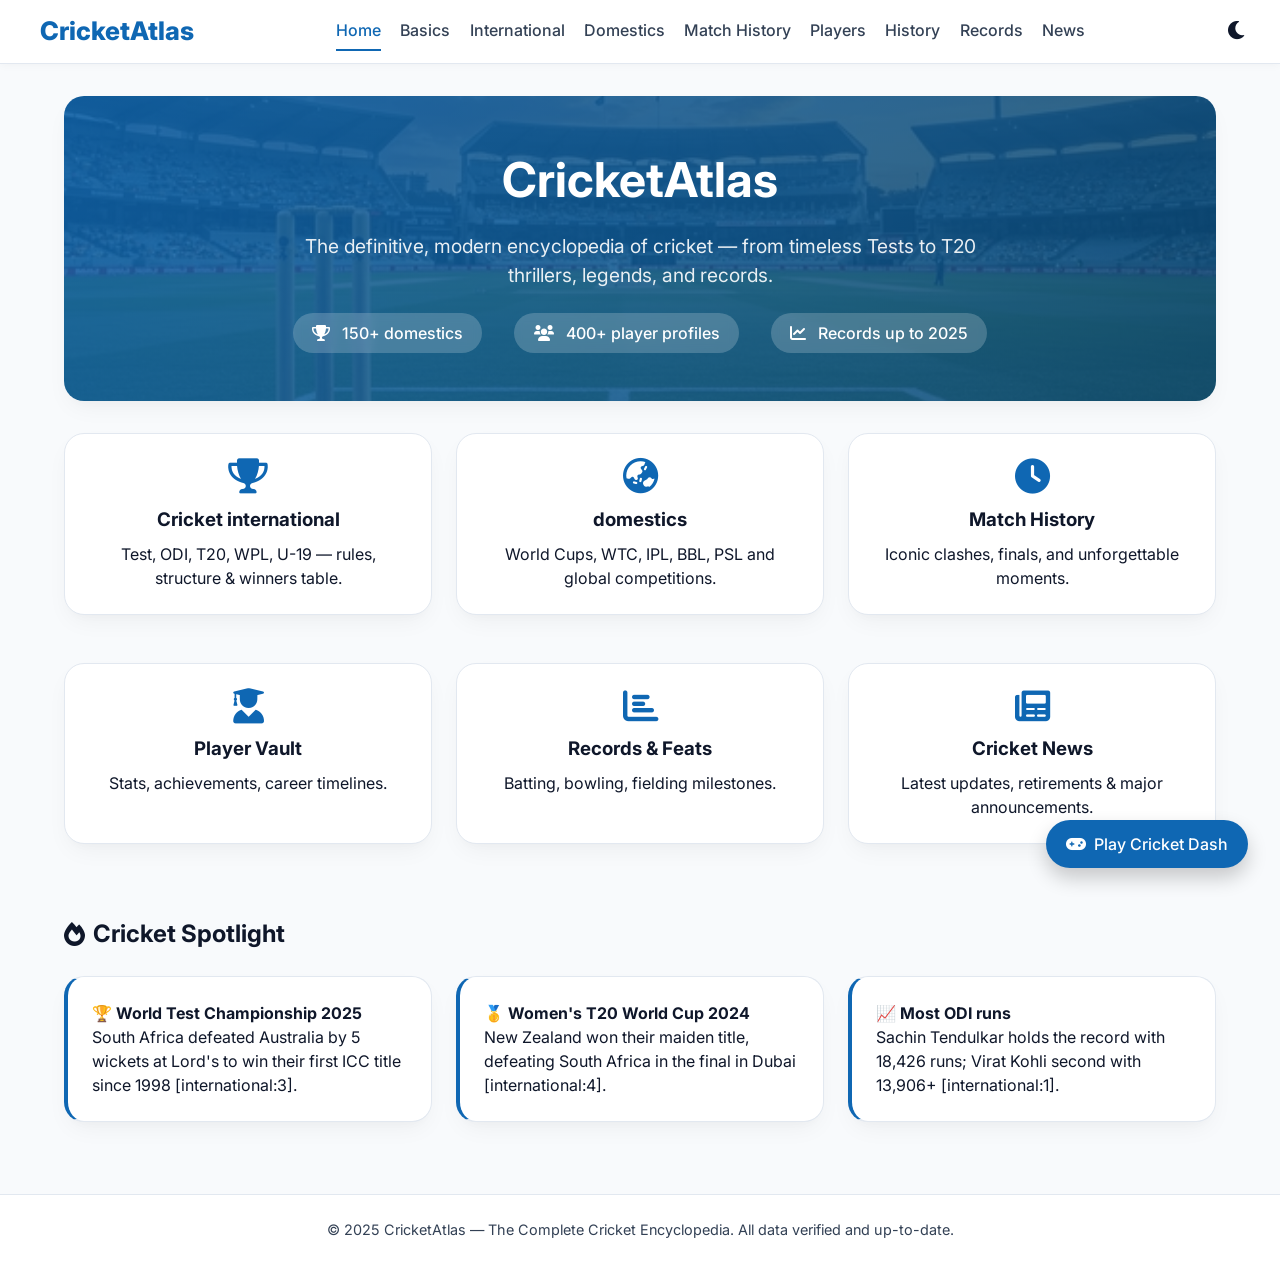
<file: index.html>
<!DOCTYPE html>
<html lang="en">
<head>
  <meta charset="UTF-8">
  <meta name="viewport" content="width=device-width, initial-scale=1.0">
  <title>CricketAtlas · The Ultimate Cricket Encyclopedia</title>
  <link href="https://fonts.googleapis.com/css2?family=Inter:opsz,wght@14..32,300;400;500;600;700;800&display=swap" rel="stylesheet">
  <link rel="stylesheet" href="https://cdnjs.cloudflare.com/ajax/libs/font-awesome/6.0.0-beta3/css/all.min.css">
  <link rel="stylesheet" href="css/style.css">
  <link rel="stylesheet" href="css/dark-mode.css">
  <link rel="stylesheet" href="css/animations.css">
  <link rel="stylesheet" href="css/responsive.css">
</head>
<body>
  <header class="sticky-header">
    <div class="logo"><i class="fas fa-cricket"></i> CricketAtlas</div>
    <nav class="nav-links">
      <a href="index.html" class="active">Home</a>
      <a href="basics.html">Basics</a>
      <a href="international.html">International</a>
      <a href="domestic.html">Domestics</a>
      <a href="match-history.html">Match History</a>
      <a href="players.html">Players</a>
      <a href="history.html">History</a>
      <a href="records.html">Records</a>
      <a href="news.html">News</a>
    </nav>
    <button class="dark-toggle" id="darkModeToggle" aria-label="Toggle dark mode" title="Toggle dark mode">
      <i class="fas fa-moon"></i>
    </button>
  </header>

  <main class="main-content">
    <section class="hero">
      <div class="hero-content">
        <h1>CricketAtlas</h1>
        <p>The definitive, modern encyclopedia of cricket — from timeless Tests to T20 thrillers, legends, and records.</p>
        <div class="hero-stats">
          <div class="stat"><i class="fas fa-trophy"></i> 150+ domestics</div>
          <div class="stat"><i class="fas fa-users"></i> 400+ player profiles</div>
          <div class="stat"><i class="fas fa-chart-line"></i> Records up to 2025</div>
        </div>
      </div>
    </section>

    <section class="feature-grid">
      <div class="grid-card hover-lift" onclick="location.href='international.html'">
        <i class="fas fa-trophy"></i>
        <h3>Cricket international</h3>
        <p>Test, ODI, T20, WPL, U-19 — rules, structure & winners table.</p>
      </div>
      <div class="grid-card hover-lift" onclick="location.href='domestic.html'">
        <i class="fas fa-globe-asia"></i>
        <h3>domestics</h3>
        <p>World Cups, WTC, IPL, BBL, PSL and global competitions.</p>
      </div>
      <div class="grid-card hover-lift" onclick="location.href='match-history.html'">
        <i class="fas fa-clock"></i>
        <h3>Match History</h3>
        <p>Iconic clashes, finals, and unforgettable moments.</p>
      </div>
      <div class="grid-card hover-lift" onclick="location.href='players.html'">
        <i class="fas fa-user-graduate"></i>
        <h3>Player Vault</h3>
        <p>Stats, achievements, career timelines.</p>
      </div>
      <div class="grid-card hover-lift" onclick="location.href='records.html'">
        <i class="fas fa-chart-bar"></i>
        <h3>Records & Feats</h3>
        <p>Batting, bowling, fielding milestones.</p>
      </div>
      <div class="grid-card hover-lift" onclick="location.href='news.html'">
        <i class="fas fa-newspaper"></i>
        <h3>Cricket News</h3>
        <p>Latest updates, retirements & major announcements.</p>
      </div>
    </section>

    <section class="spotlight">
      <h2><i class="fas fa-fire"></i> Cricket Spotlight</h2>
      <div class="spotlight-grid">
        <div class="spot-card">
          <h4>🏆 World Test Championship 2025</h4>
          <p>South Africa defeated Australia by 5 wickets at Lord's to win their first ICC title since 1998 [international:3].</p>
        </div>
        <div class="spot-card">
          <h4>🥇 Women's T20 World Cup 2024</h4>
          <p>New Zealand won their maiden title, defeating South Africa in the final in Dubai [international:4].</p>
        </div>
        <div class="spot-card">
          <h4>📈 Most ODI runs</h4>
          <p>Sachin Tendulkar holds the record with 18,426 runs; Virat Kohli second with 13,906+ [international:1].</p>
        </div>
      </div>
    </section>
  </main>

  <footer>
    <p>© 2025 CricketAtlas — The Complete Cricket Encyclopedia. All data verified and up-to-date.</p>
  </footer>

  <div id="gameFloatingBtn" class="floating-game-btn">
    <i class="fas fa-gamepad"></i> <span>Play Cricket Dash</span>
  </div>

  <script src="js/darkmode.js"></script>
  <script src="js/animations.js"></script>
  <script src="js/game.js"></script>
  <script src="js/main.js"></script>
</body>
</html>
</file>
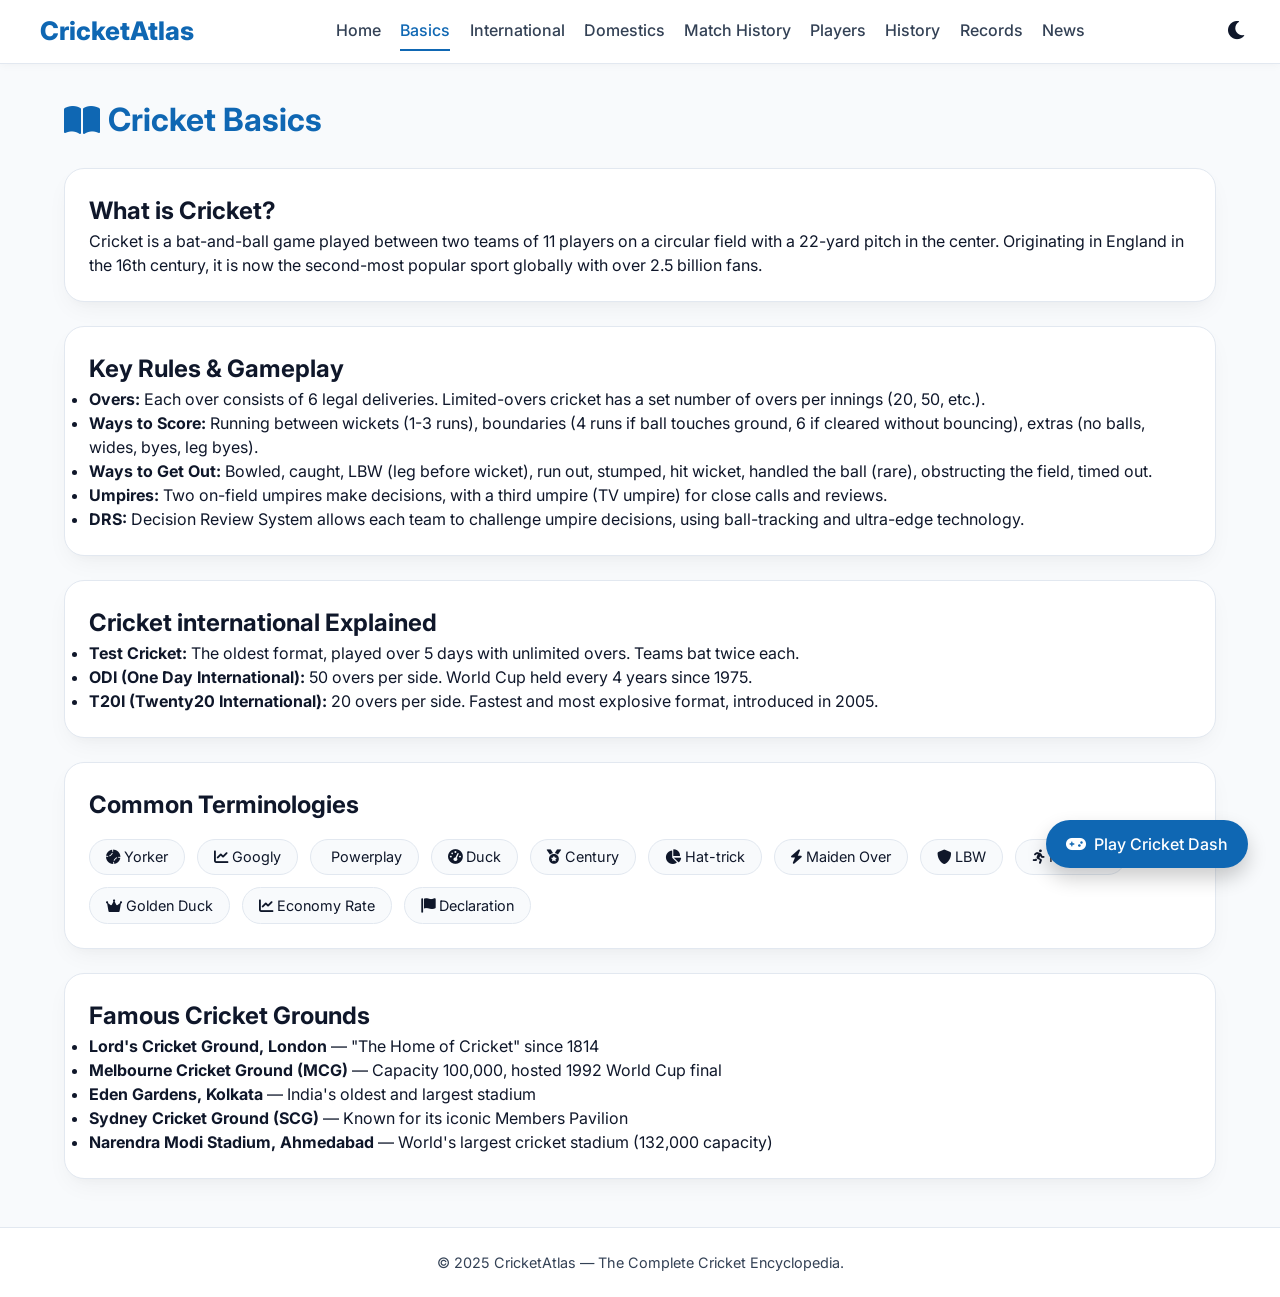
<file: basics.html>
<!DOCTYPE html>
<html lang="en">
<head>
  <meta charset="UTF-8">
  <meta name="viewport" content="width=device-width, initial-scale=1.0">
  <title>CricketAtlas · Basics</title>
  <link href="https://fonts.googleapis.com/css2?family=Inter:opsz,wght@14..32,300;400;500;600;700;800&display=swap" rel="stylesheet">
  <link rel="stylesheet" href="https://cdnjs.cloudflare.com/ajax/libs/font-awesome/6.0.0-beta3/css/all.min.css">
  <link rel="stylesheet" href="css/style.css">
  <link rel="stylesheet" href="css/dark-mode.css">
  <link rel="stylesheet" href="css/animations.css">
  <link rel="stylesheet" href="css/responsive.css">
</head>
<body>
  <header class="sticky-header">
    <div class="logo"><i class="fas fa-cricket"></i> CricketAtlas</div>
    <nav class="nav-links">
      <a href="index.html">Home</a>
      <a href="basics.html" class="active">Basics</a>
      <a href="international.html">International</a>
      <a href="domestic.html">Domestics</a>
      <a href="match-history.html">Match History</a>
      <a href="players.html">Players</a>
      <a href="history.html">History</a>
      <a href="records.html">Records</a>
      <a href="news.html">News</a>
    </nav>
    <button class="dark-toggle" id="darkModeToggle" aria-label="Toggle dark mode" title="Toggle dark mode">
      <i class="fas fa-moon"></i>
    </button>
  </header>

  <main class="main-content">
    <h1 class="page-title"><i class="fas fa-book-open"></i> Cricket Basics</h1>
    
    <div class="content-card">
      <h2>What is Cricket?</h2>
      <p>Cricket is a bat-and-ball game played between two teams of 11 players on a circular field with a 22-yard pitch in the center. Originating in England in the 16th century, it is now the second-most popular sport globally with over 2.5 billion fans.</p>
    </div>

    <div class="content-card">
      <h2>Key Rules & Gameplay</h2>
      <ul>
        <li><strong>Overs:</strong> Each over consists of 6 legal deliveries. Limited-overs cricket has a set number of overs per innings (20, 50, etc.).</li>
        <li><strong>Ways to Score:</strong> Running between wickets (1-3 runs), boundaries (4 runs if ball touches ground, 6 if cleared without bouncing), extras (no balls, wides, byes, leg byes).</li>
        <li><strong>Ways to Get Out:</strong> Bowled, caught, LBW (leg before wicket), run out, stumped, hit wicket, handled the ball (rare), obstructing the field, timed out.</li>
        <li><strong>Umpires:</strong> Two on-field umpires make decisions, with a third umpire (TV umpire) for close calls and reviews.</li>
        <li><strong>DRS:</strong> Decision Review System allows each team to challenge umpire decisions, using ball-tracking and ultra-edge technology.</li>
      </ul>
    </div>

    <div class="content-card">
      <h2>Cricket international Explained</h2>
      <ul>
        <li><strong>Test Cricket:</strong> The oldest format, played over 5 days with unlimited overs. Teams bat twice each.</li>
        <li><strong>ODI (One Day International):</strong> 50 overs per side. World Cup held every 4 years since 1975.</li>
        <li><strong>T20I (Twenty20 International):</strong> 20 overs per side. Fastest and most explosive format, introduced in 2005.</li>
      </ul>
    </div>

    <div class="content-card">
      <h2>Common Terminologies</h2>
      <div class="term-grid">
        <span><i class="fas fa-baseball-ball"></i> Yorker</span>
        <span><i class="fas fa-chart-line"></i> Googly</span>
        <span><i class="fas fa-chart-simple"></i> Powerplay</span>
        <span><i class="fas fa-tachometer-alt"></i> Duck</span>
        <span><i class="fas fa-medal"></i> Century</span>
        <span><i class="fas fa-chart-pie"></i> Hat-trick</span>
        <span><i class="fas fa-bolt"></i> Maiden Over</span>
        <span><i class="fas fa-shield-alt"></i> LBW</span>
        <span><i class="fas fa-running"></i> Run Rate</span>
        <span><i class="fas fa-crown"></i> Golden Duck</span>
        <span><i class="fas fa-chart-line"></i> Economy Rate</span>
        <span><i class="fas fa-flag"></i> Declaration</span>
      </div>
    </div>

    <div class="content-card">
      <h2>Famous Cricket Grounds</h2>
      <ul>
        <li><strong>Lord's Cricket Ground, London</strong> — "The Home of Cricket" since 1814</li>
        <li><strong>Melbourne Cricket Ground (MCG)</strong> — Capacity 100,000, hosted 1992 World Cup final</li>
        <li><strong>Eden Gardens, Kolkata</strong> — India's oldest and largest stadium</li>
        <li><strong>Sydney Cricket Ground (SCG)</strong> — Known for its iconic Members Pavilion</li>
        <li><strong>Narendra Modi Stadium, Ahmedabad</strong> — World's largest cricket stadium (132,000 capacity)</li>
      </ul>
    </div>
  </main>

  <footer>
    <p>© 2025 CricketAtlas — The Complete Cricket Encyclopedia.</p>
  </footer>

  <div id="gameFloatingBtn" class="floating-game-btn">
    <i class="fas fa-gamepad"></i> <span>Play Cricket Dash</span>
  </div>

  <script src="js/darkmode.js"></script>
  <script src="js/animations.js"></script>
  <script src="js/game.js"></script>
  <script src="js/main.js"></script>
</body>
</html>
</file>
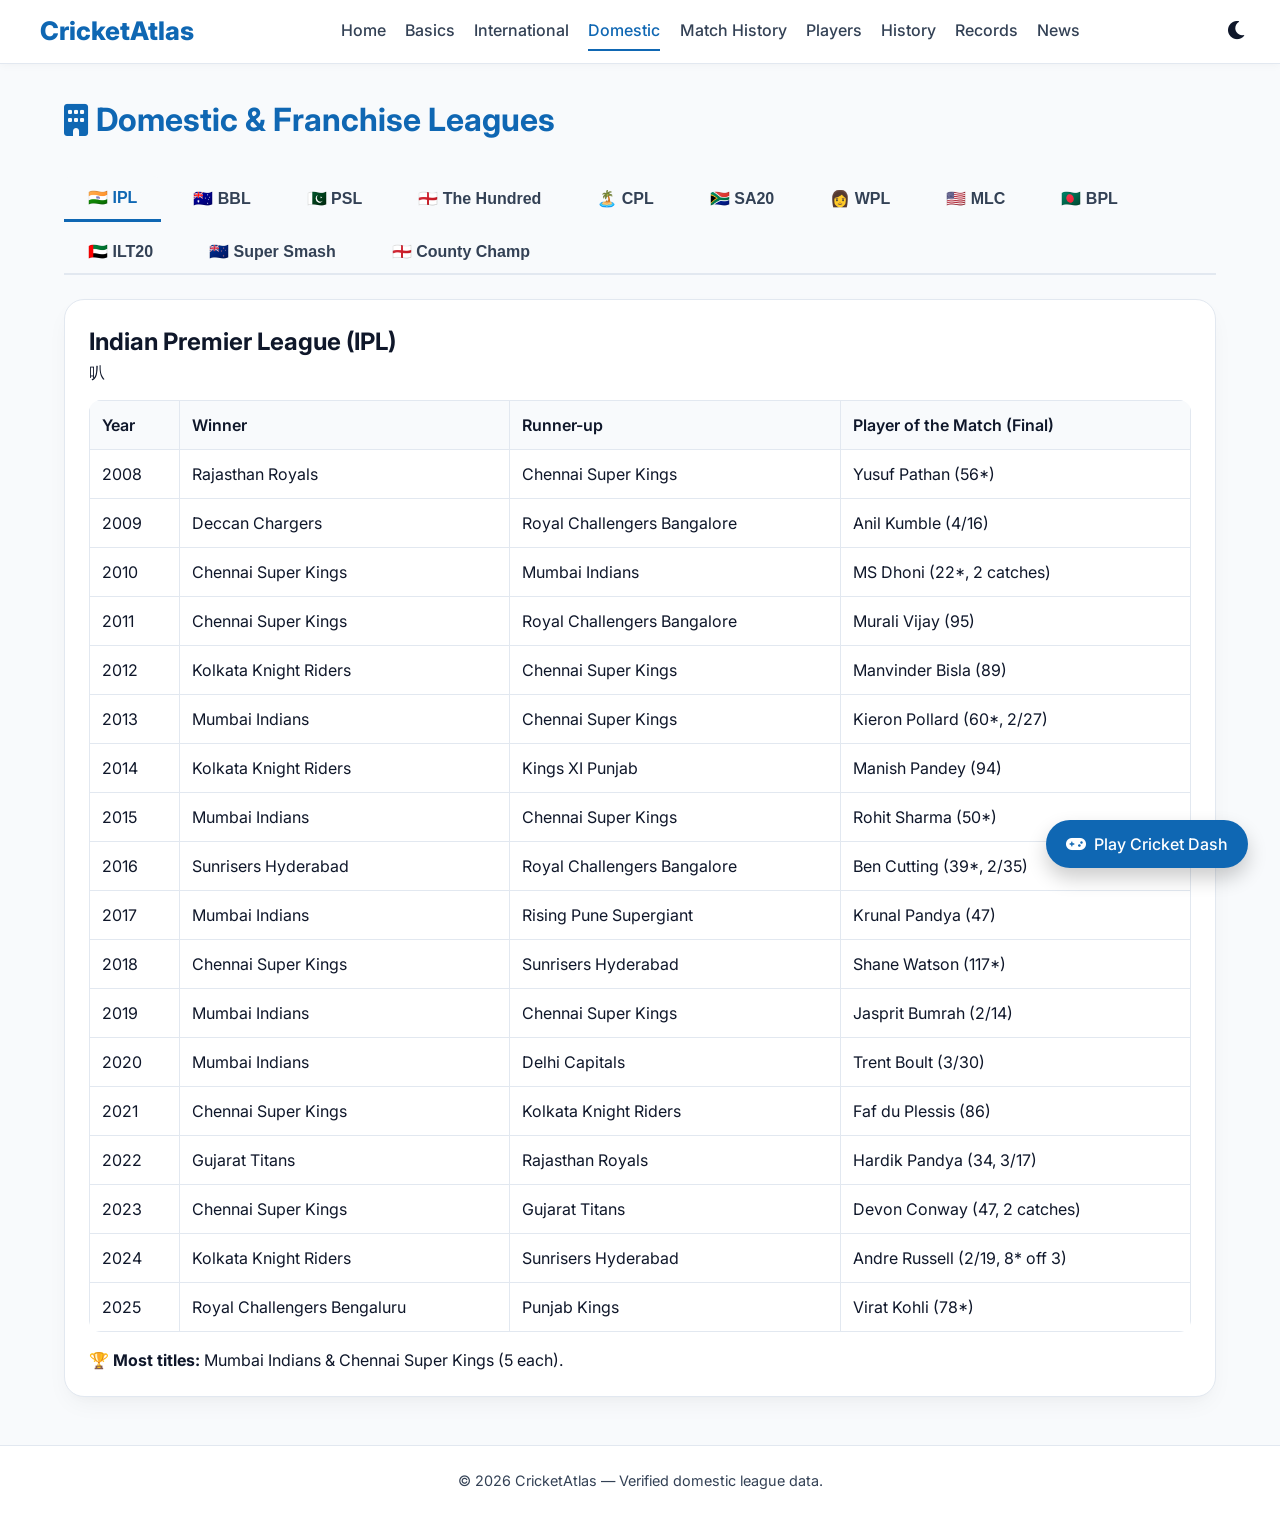
<file: domestic.html>
<!DOCTYPE html>
<html lang="en">
<head>
  <meta charset="UTF-8">
  <meta name="viewport" content="width=device-width, initial-scale=1.0">
  <title>CricketAtlas · Domestic Leagues</title>
  <link href="https://fonts.googleapis.com/css2?family=Inter:opsz,wght@14..32,300;400;500;600;700;800&display=swap" rel="stylesheet">
  <link rel="stylesheet" href="https://cdnjs.cloudflare.com/ajax/libs/font-awesome/6.0.0-beta3/css/all.min.css">
  <link rel="stylesheet" href="css/style.css">
  <link rel="stylesheet" href="css/dark-mode.css">
  <link rel="stylesheet" href="css/animations.css">
  <link rel="stylesheet" href="css/responsive.css">
  <style>
    .tab-container { margin: 2rem 0; }
    .tab-buttons { display: flex; flex-wrap: wrap; gap: 0.5rem; border-bottom: 2px solid var(--border); margin-bottom: 1.5rem; }
    .tab-btn { background: none; border: none; padding: 0.75rem 1.5rem; font-size: 1rem; font-weight: 600; cursor: pointer; color: var(--text-light); transition: all 0.2s; border-radius: 8px 8px 0 0; }
    .tab-btn:hover { color: var(--primary); background: var(--bg); }
    .tab-btn.active { color: var(--primary); border-bottom: 3px solid var(--primary); background: var(--bg); }
    .tab-pane { display: none; animation: fadeInUp 0.3s ease; }
    .tab-pane.active { display: block; }
    .league-summary { margin-top: 1rem; background: var(--bg); padding: 1rem; border-radius: 12px; border-left: 4px solid var(--primary); }
  </style>
</head>
<body>
  <header class="sticky-header">
    <div class="logo"><i class="fas fa-cricket"></i> CricketAtlas</div>
    <nav class="nav-links">
      <a href="index.html">Home</a>
      <a href="basics.html">Basics</a>
      <a href="international.html">International</a>
      <a href="domestic.html" class="active">Domestic</a>
      <a href="match-history.html">Match History</a>
      <a href="players.html">Players</a>
      <a href="history.html">History</a>
      <a href="records.html">Records</a>
      <a href="news.html">News</a>
    </nav>
    <button class="dark-toggle" id="darkModeToggle" aria-label="Toggle dark mode" title="Toggle dark mode">
      <i class="fas fa-moon"></i>
    </button>
  </header>

  <main class="main-content">
    <h1 class="page-title"><i class="fas fa-building"></i> Domestic & Franchise Leagues</h1>

    <div class="tab-container">
      <div class="tab-buttons">
        <button class="tab-btn active" data-tab="ipl">🇮🇳 IPL</button>
        <button class="tab-btn" data-tab="bbl">🇦🇺 BBL</button>
        <button class="tab-btn" data-tab="psl">🇵🇰 PSL</button>
        <button class="tab-btn" data-tab="hundred">🏴󠁧󠁢󠁥󠁮󠁧󠁿 The Hundred</button>
        <button class="tab-btn" data-tab="cpl">🏝️ CPL</button>
        <button class="tab-btn" data-tab="sa20">🇿🇦 SA20</button>
        <button class="tab-btn" data-tab="wpl">👩 WPL</button>
        <button class="tab-btn" data-tab="mlc">🇺🇸 MLC</button>
        <button class="tab-btn" data-tab="bpl">🇧🇩 BPL</button>
        <button class="tab-btn" data-tab="ilt20">🇦🇪 ILT20</button>
        <button class="tab-btn" data-tab="supersmash">🇳🇿 Super Smash</button>
        <button class="tab-btn" data-tab="county">🏴󠁧󠁢󠁥󠁮󠁧󠁿 County Champ</button>
      </div>

      <!-- IPL -->
      <div class="tab-pane active" id="ipl">
        <div class="tournament-card">
          <h2>Indian Premier League (IPL)</h2>
          <table class="stats-table"><thead>叭<th>Year</th><th>Winner</th><th>Runner-up</th><th>Player of the Match (Final)</th> </thead>
          <tbody>
            <tr><td>2008</td><td>Rajasthan Royals</td><td>Chennai Super Kings</td><td>Yusuf Pathan (56*)</td></tr>
            <tr><td>2009</td><td>Deccan Chargers</td><td>Royal Challengers Bangalore</td><td>Anil Kumble (4/16)</td></tr>
            <tr><td>2010</td><td>Chennai Super Kings</td><td>Mumbai Indians</td><td>MS Dhoni (22*, 2 catches)</td></tr>
            <tr><td>2011</td><td>Chennai Super Kings</td><td>Royal Challengers Bangalore</td><td>Murali Vijay (95)</td></tr>
            <tr><td>2012</td><td>Kolkata Knight Riders</td><td>Chennai Super Kings</td><td>Manvinder Bisla (89)</td></tr>
            <tr><td>2013</td><td>Mumbai Indians</td><td>Chennai Super Kings</td><td>Kieron Pollard (60*, 2/27)</td></tr>
            <tr><td>2014</td><td>Kolkata Knight Riders</td><td>Kings XI Punjab</td><td>Manish Pandey (94)</td></tr>
            <tr><td>2015</td><td>Mumbai Indians</td><td>Chennai Super Kings</td><td>Rohit Sharma (50*)</td></tr>
            <tr><td>2016</td><td>Sunrisers Hyderabad</td><td>Royal Challengers Bangalore</td><td>Ben Cutting (39*, 2/35)</td></tr>
            <tr><td>2017</td><td>Mumbai Indians</td><td>Rising Pune Supergiant</td><td>Krunal Pandya (47)</td></tr>
            <tr><td>2018</td><td>Chennai Super Kings</td><td>Sunrisers Hyderabad</td><td>Shane Watson (117*)</td></tr>
            <tr><td>2019</td><td>Mumbai Indians</td><td>Chennai Super Kings</td><td>Jasprit Bumrah (2/14)</td></tr>
            <tr><td>2020</td><td>Mumbai Indians</td><td>Delhi Capitals</td><td>Trent Boult (3/30)</td></tr>
            <tr><td>2021</td><td>Chennai Super Kings</td><td>Kolkata Knight Riders</td><td>Faf du Plessis (86)</td></tr>
            <tr><td>2022</td><td>Gujarat Titans</td><td>Rajasthan Royals</td><td>Hardik Pandya (34, 3/17)</td></tr>
            <tr><td>2023</td><td>Chennai Super Kings</td><td>Gujarat Titans</td><td>Devon Conway (47, 2 catches)</td></tr>
            <tr><td>2024</td><td>Kolkata Knight Riders</td><td>Sunrisers Hyderabad</td><td>Andre Russell (2/19, 8* off 3)</td></tr>
            <tr><td>2025</td><td>Royal Challengers Bengaluru</td><td>Punjab Kings</td><td>Virat Kohli (78*)</td></tr>
          </tbody></table>
          <div class="match-highlight"><strong>🏆 Most titles:</strong> Mumbai Indians & Chennai Super Kings (5 each).</div>
        </div>
      </div>

      <!-- BBL -->
      <div class="tab-pane" id="bbl">
        <div class="tournament-card">
          <h2>Big Bash League (BBL)</h2>
          <table class="stats-table"><thead>叭<th>Season</th><th>Winner</th><th>Runner-up</th><th>Player of the Match (Final)</th> </thead>
          <tbody>
            <tr><td>2011-12</td><td>Sydney Sixers</td><td>Perth Scorchers</td><td>Moises Henriques (3/23, 24*)</td></tr>
            <tr><td>2012-13</td><td>Brisbane Heat</td><td>Perth Scorchers</td><td>Nathan Hauritz (2/17)</td></tr>
            <tr><td>2013-14</td><td>Perth Scorchers</td><td>Hobart Hurricanes</td><td>Brad Hogg (3/31)</td></tr>
            <tr><td>2014-15</td><td>Perth Scorchers</td><td>Sydney Sixers</td><td>Shaun Marsh (73)</td></tr>
            <tr><td>2015-16</td><td>Sydney Thunder</td><td>Melbourne Stars</td><td>Usman Khawaja (70)</td></tr>
            <tr><td>2016-17</td><td>Perth Scorchers</td><td>Sydney Sixers</td><td>Jhye Richardson (3/16)</td></tr>
            <tr><td>2017-18</td><td>Adelaide Strikers</td><td>Hobart Hurricanes</td><td>Jake Weatherald (115)</td></tr>
            <tr><td>2018-19</td><td>Melbourne Renegades</td><td>Melbourne Stars</td><td>Dan Christian (3/16, 18*)</td></tr>
            <tr><td>2019-20</td><td>Sydney Sixers</td><td>Melbourne Stars</td><td>Josh Philippe (52*)</td></tr>
            <tr><td>2020-21</td><td>Sydney Sixers</td><td>Perth Scorchers</td><td>James Vince (95)</td></tr>
            <tr><td>2021-22</td><td>Perth Scorchers</td><td>Sydney Sixers</td><td>Laurie Evans (76*)</td></tr>
            <tr><td>2022-23</td><td>Perth Scorchers</td><td>Brisbane Heat</td><td>Ashton Turner (53)</td></tr>
            <tr><td>2023-24</td><td>Brisbane Heat</td><td>Sydney Sixers</td><td>Spencer Johnson (4/26)</td></tr>
            <tr><td>2024-25</td><td>Hobart Hurricanes</td><td>Sydney Thunder</td><td>Mitchell Owen (108)</td></tr>
            <tr><td>2025-26</td><td>Perth Scorchers</td><td>Sydney Sixers</td><td>David Payne (3/23)</td></tr>
          </tbody></table>
        </div>
      </div>

      <!-- PSL -->
      <div class="tab-pane" id="psl">
        <div class="tournament-card">
          <h2>Pakistan Super League (PSL)</h2>
          <table class="stats-table"><thead>叭<th>Year</th><th>Winner</th><th>Runner-up</th><th>Player of the Match (Final)</th> </thead>
          <tbody>
            <tr><td>2016</td><td>Islamabad United</td><td>Quetta Gladiators</td><td>Dwayne Smith (73)</td></tr>
            <tr><td>2017</td><td>Peshawar Zalmi</td><td>Quetta Gladiators</td><td>Darren Sammy (3/24, 38*)</td></tr>
            <tr><td>2018</td><td>Islamabad United</td><td>Peshawar Zalmi</td><td>Luke Ronchi (52*)</td></tr>
            <tr><td>2019</td><td>Quetta Gladiators</td><td>Peshawar Zalmi</td><td>Mohammad Hasanain (3/30)</td></tr>
            <tr><td>2020</td><td>Karachi Kings</td><td>Lahore Qalandars</td><td>Babar Azam (63*)</td></tr>
            <tr><td>2021</td><td>Multan Sultans</td><td>Peshawar Zalmi</td><td>Sohaib Maqsood (65*)</td></tr>
            <tr><td>2022</td><td>Lahore Qalandars</td><td>Multan Sultans</td><td>Mohammad Hafeez (69)</td></tr>
            <tr><td>2023</td><td>Lahore Qalandars</td><td>Multan Sultans</td><td>Shaheen Shah Afridi (4/51, 1 catch)</td></tr>
            <tr><td>2024</td><td>Islamabad United</td><td>Multan Sultans</td><td>Imad Wasim (3/12, 19*)</td></tr>
            <tr><td>2025</td><td>Lahore Qalandars</td><td>Quetta Gladiators</td><td>Kusal Perera (74)</td></tr>
          </tbody></table>
        </div>
      </div>

      <!-- The Hundred -->
      <div class="tab-pane" id="hundred">
        <div class="tournament-card">
          <h2>The Hundred (Men's)</h2>
          <table class="stats-table"><thead>叭<th>Year</th><th>Winner</th><th>Runner-up</th><th>Player of the Match (Final)</th> </thead>
          <tbody>
            <tr><td>2021</td><td>Southern Brave</td><td>Birmingham Phoenix</td><td>Paul Stirling (61)</td></tr>
            <tr><td>2022</td><td>Trent Rockets</td><td>Manchester Originals</td><td>Lewis Gregory (4/35, 16*)</td></tr>
            <tr><td>2023</td><td>Oval Invincibles</td><td>Manchester Originals</td><td>Adam Zampa (3/22)</td></tr>
            <tr><td>2024</td><td>Oval Invincibles</td><td>Southern Brave</td><td>Sam Curran (3/16, 15*)</td></tr>
            <tr><td>2025</td><td>Oval Invincibles</td><td>Trent Rockets</td><td>Jordan Cox (46*, 2 catches)</td></tr>
          </tbody></table>
        </div>
      </div>

      <!-- CPL -->
      <div class="tab-pane" id="cpl">
        <div class="tournament-card">
          <h2>Caribbean Premier League (CPL)</h2>
          <table class="stats-table"><thead>叭<th>Year</th><th>Winner</th><th>Runner-up</th><th>Player of the Match (Final)</th> </thead>
          <tbody>
            <tr><td>2013</td><td>Jamaica Tallawahs</td><td>Guyana Amazon Warriors</td><td>Kris Sling (4/12)</td></tr>
            <tr><td>2014</td><td>Barbados Tridents</td><td>Guyana Amazon Warriors</td><td>Rayad Emrit (3/31)</td></tr>
            <tr><td>2015</td><td>Trinbago Knight Riders</td><td>Barbados Tridents</td><td>Dwayne Bravo (3/16, 10*)</td></tr>
            <tr><td>2016</td><td>Jamaica Tallawahs</td><td>Guyana Amazon Warriors</td><td>Rovman Powell (47)</td></tr>
            <tr><td>2017</td><td>Trinbago Knight Riders</td><td>St Kitts & Nevis Patriots</td><td>Dwayne Bravo (3/29, 7*)</td></tr>
            <tr><td>2018</td><td>Trinbago Knight Riders</td><td>Guyana Amazon Warriors</td><td>Colin Munro (68)</td></tr>
            <tr><td>2019</td><td>Barbados Tridents</td><td>Guyana Amazon Warriors</td><td>Hayden Walsh Jr (3/23)</td></tr>
            <tr><td>2020</td><td>Trinbago Knight Riders</td><td>St Lucia Zouks</td><td>Kieron Pollard (3/26, 4*)</td></tr>
            <tr><td>2021</td><td>St Kitts & Nevis Patriots</td><td>Saint Lucia Kings</td><td>Dominic Drakes (48*, 3/26)</td></tr>
            <tr><td>2022</td><td>Jamaica Tallawahs</td><td>Barbados Royals</td><td>Brandon King (93)</td></tr>
            <tr><td>2023</td><td>Guyana Amazon Warriors</td><td>Trinbago Knight Riders</td><td>Dwaine Pretorius (3/13, 0)</td></tr>
            <tr><td>2024</td><td>Guyana Amazon Warriors</td><td>St Kitts & Nevis Patriots</td><td>Moeen Ali (2/21, 15)</td></tr>
            <tr><td>2025</td><td>Trinbago Knight Riders</td><td>Saint Lucia Kings</td><td>Jason Roy (112*)</td></tr>
          </tbody></table>
        </div>
      </div>

      <!-- SA20 -->
      <div class="tab-pane" id="sa20">
        <div class="tournament-card">
          <h2>SA20</h2>
          <table class="stats-table"><thead>叭<th>Year</th><th>Winner</th><th>Runner-up</th><th>Player of the Match (Final)</th> </thead>
          <tbody>
            <tr><td>2023</td><td>Sunrisers Eastern Cape</td><td>Pretoria Capitals</td><td>Aiden Markram (33*, 1/19)</td></tr>
            <tr><td>2024</td><td>Sunrisers Eastern Cape</td><td>Durban's Super Giants</td><td>Simon Harmer (3/20)</td></tr>
            <tr><td>2025</td><td>MI Cape Town</td><td>Sunrisers Eastern Cape</td><td>Ryan Rickelton (98*)</td></tr>
          </tbody></table>
        </div>
      </div>

      <!-- WPL -->
      <div class="tab-pane" id="wpl">
        <div class="tournament-card">
          <h2>Women's Premier League (WPL)</h2>
          <table class="stats-table"><thead>叭<th>Year</th><th>Winner</th><th>Runner-up</th><th>Player of the Match (Final)</th><th>Player of the Tournament</th> </thead>
          <tbody>
            <tr><td>2023</td><td>Mumbai Indians</td><td>Delhi Capitals</td><td>Nat Sciver-Brunt (60*)</td><td>Hayley Matthews</td></tr>
            <tr><td>2024</td><td>Royal Challengers Bengaluru</td><td>Delhi Capitals</td><td>Sophie Molineux (3/20)</td><td>Deepti Sharma</td></tr>
            <tr><td>2025</td><td>Mumbai Indians</td><td>Delhi Capitals</td><td>Harmanpreet Kaur (66)</td><td>Nat Sciver-Brunt</td></tr>
          </tbody></table>
        </div>
      </div>

      <!-- MLC -->
      <div class="tab-pane" id="mlc">
        <div class="tournament-card">
          <h2>Major League Cricket (MLC)</h2>
          <table class="stats-table"><thead>叭<th>Year</th><th>Winner</th><th>Runner-up</th><th>Player of the Match (Final)</th> </thead>
          <tbody>
            <tr><td>2023</td><td>MI New York</td><td>Seattle Orcas</td><td>Nicholas Pooran (137*)</td></tr>
            <tr><td>2024</td><td>Washington Freedom</td><td>San Francisco Unicorns</td><td>Travis Head (52)</td></tr>
            <tr><td>2025</td><td>Washington Freedom</td><td>Texas Super Kings</td><td>Glenn Maxwell (68*)</td></tr>
          </tbody></table>
        </div>
      </div>

      <!-- BPL -->
      <div class="tab-pane" id="bpl">
        <div class="tournament-card">
          <h2>Bangladesh Premier League (BPL)</h2>
          <table class="stats-table"><thead>叭<th>Year</th><th>Winner</th><th>Runner-up</th><th>Player of the Match (Final)</th> </thead>
          <tbody>
            <tr><td>2012</td><td>Dhaka Gladiators</td><td>Barisal Burners</td><td>Shakib Al Hasan (3/17)</td></tr>
            <tr><td>2013</td><td>Dhaka Gladiators</td><td>Chittagong Kings</td><td>Mashrafe Mortaza (3/21)</td></tr>
            <tr><td>2015</td><td>Comilla Victorians</td><td>Barisal Bulls</td><td>Ashar Zaidi (3/23)</td></tr>
            <tr><td>2016</td><td>Dhaka Dynamites</td><td>Rajshahi Kings</td><td>Kumar Sangakkara (45*)</td></tr>
            <tr><td>2017</td><td>Dhaka Dynamites</td><td>Comilla Victorians</td><td>Shakib Al Hasan (3/19)</td></tr>
            <tr><td>2019</td><td>Comilla Victorians</td><td>Dhaka Dynamites</td><td>Tamim Iqbal (62)</td></tr>
            <tr><td>2022</td><td>Comilla Victorians</td><td>Fortune Barishal</td><td>Andre Russell (3/17, 30*)</td></tr>
            <tr><td>2023</td><td>Comilla Victorians</td><td>Sylhet Strikers</td><td>Litton Das (45)</td></tr>
            <tr><td>2024</td><td>Fortune Barishal</td><td>Comilla Victorians</td><td>Kyle Mayers (46*)</td></tr>
            <tr><td>2025</td><td>Fortune Barishal</td><td>Chittagong Kings</td><td>Tamim Iqbal (56)</td></tr>
          </tbody></table>
        </div>
      </div>

      <!-- ILT20 -->
      <div class="tab-pane" id="ilt20">
        <div class="tournament-card">
          <h2>International League T20 (ILT20)</h2>
          <table class="stats-table"><thead>叭<th>Year</th><th>Winner</th><th>Runner-up</th><th>Player of the Match (Final)</th> </thead>
          <tbody>
            <tr><td>2023</td><td>Gulf Giants</td><td>Desert Vipers</td><td>Chris Lynn (72*)</td></tr>
            <tr><td>2024</td><td>MI Emirates</td><td>Dubai Capitals</td><td>Waseem Muhammad (48)</td></tr>
            <tr><td>2025</td><td>Desert Vipers</td><td>Sharjah Warriors</td><td>Alex Hales (87*)</td></tr>
          </tbody></table>
        </div>
      </div>

      <!-- Super Smash -->
      <div class="tab-pane" id="supersmash">
        <div class="tournament-card">
          <h2>Super Smash (New Zealand)</h2>
          <table class="stats-table"><thead>叭<th>Season</th><th>Winner</th><th>Runner-up</th><th>Player of the Match (Final)</th> </thead>
          <tbody>
            <tr><td>2022-23</td><td>Northern Knights</td><td>Wellington Firebirds</td><td>Tim Seifert (66)</td></tr>
            <tr><td>2023-24</td><td>Auckland Aces</td><td>Canterbury Kings</td><td>Sean Solia (48*, 3/28)</td></tr>
            <tr><td>2024-25</td><td>Wellington Firebirds</td><td>Central Stags</td><td>Michael Bracewell (54*, 2/23)</td></tr>
          </tbody></table>
        </div>
      </div>

      <!-- County Championship (summary) -->
      <div class="tab-pane" id="county">
        <div class="tournament-card">
          <h2>County Championship (England)</h2>
          <div class="league-summary">
            <p>England's premier first-class competition, established in 1890. Played over two divisions (14 teams) since 2000.</p>
            <p><strong>Recent Division One Winners:</strong></p>
            <ul>
              <li>2021: Warwickshire</li>
              <li>2022: Surrey</li>
              <li>2023: Surrey</li>
              <li>2024: Surrey</li>
              <li>2025: Hampshire</li>
            </ul>
            <p><strong>Most Titles:</strong> Yorkshire (33), Surrey (21), Middlesex (13).</p>
          </div>
        </div>
      </div>
    </div>
  </main>

  <footer>
    <p>© 2026 CricketAtlas — Verified domestic league data.</p>
  </footer>

  <div id="gameFloatingBtn" class="floating-game-btn"><i class="fas fa-gamepad"></i> <span>Play Cricket Dash</span></div>

  <script>
    document.querySelectorAll('.tab-btn').forEach(btn => {
      btn.addEventListener('click', () => {
        const tabId = btn.getAttribute('data-tab');
        document.querySelectorAll('.tab-btn').forEach(b => b.classList.remove('active'));
        document.querySelectorAll('.tab-pane').forEach(p => p.classList.remove('active'));
        btn.classList.add('active');
        document.getElementById(tabId).classList.add('active');
      });
    });
  </script>
  <script src="js/darkmode.js"></script>
  <script src="js/animations.js"></script>
  <script src="js/game.js"></script>
  <script src="js/main.js"></script>
</body>
</html>
</file>
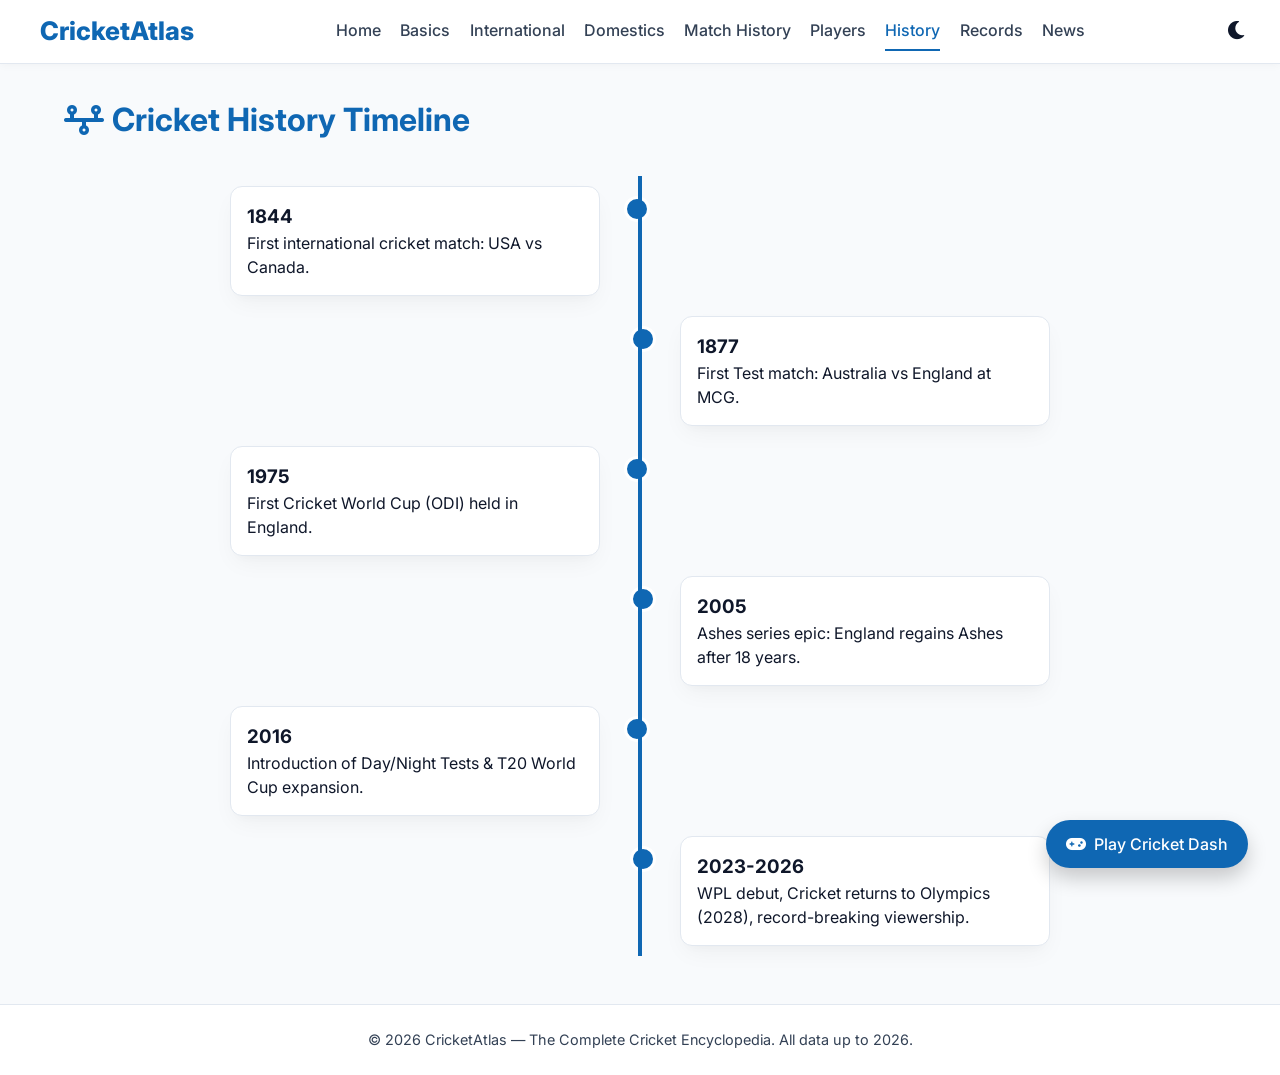
<file: history.html>
<!DOCTYPE html>
<html lang="en">
<head>
  <meta charset="UTF-8">
  <meta name="viewport" content="width=device-width, initial-scale=1.0">
  <title>CricketAtlas · History</title>
  <link href="https://fonts.googleapis.com/css2?family=Inter:opsz,wght@14..32,300;400;500;600;700;800&display=swap" rel="stylesheet">
  <link rel="stylesheet" href="https://cdnjs.cloudflare.com/ajax/libs/font-awesome/6.0.0-beta3/css/all.min.css">
  <link rel="stylesheet" href="css/style.css">
  <link rel="stylesheet" href="css/dark-mode.css">
  <link rel="stylesheet" href="css/animations.css">
  <link rel="stylesheet" href="css/responsive.css">
</head>
<body>
  <header class="sticky-header">
    <div class="logo"><i class="fas fa-cricket"></i> CricketAtlas</div>
    <nav class="nav-links">
      <a href="index.html">Home</a>
      <a href="basics.html">Basics</a>
      <a href="international.html">International</a>
      <a href="domestic.html">Domestics</a>
      <a href="match-history.html">Match History</a>
      <a href="players.html">Players</a>
      <a href="history.html" class="active">History</a>
      <a href="records.html">Records</a>
      <a href="news.html">News</a>
    </nav>
    <button class="dark-toggle" id="darkModeToggle" aria-label="Toggle dark mode" title="Toggle dark mode">
      <i class="fas fa-moon"></i>
    </button>
  </header>

  <main class="main-content">
    <h1 class="page-title"><i class="fas fa-timeline"></i> Cricket History Timeline</h1>
    <div class="timeline">
      <div class="timeline-item left">
        <div class="timeline-content">
          <h3>1844</h3>
          <p>First international cricket match: USA vs Canada.</p>
        </div>
      </div>
      <div class="timeline-item right">
        <div class="timeline-content">
          <h3>1877</h3>
          <p>First Test match: Australia vs England at MCG.</p>
        </div>
      </div>
      <div class="timeline-item left">
        <div class="timeline-content">
          <h3>1975</h3>
          <p>First Cricket World Cup (ODI) held in England.</p>
        </div>
      </div>
      <div class="timeline-item right">
        <div class="timeline-content">
          <h3>2005</h3>
          <p>Ashes series epic: England regains Ashes after 18 years.</p>
        </div>
      </div>
      <div class="timeline-item left">
        <div class="timeline-content">
          <h3>2016</h3>
          <p>Introduction of Day/Night Tests & T20 World Cup expansion.</p>
        </div>
      </div>
      <div class="timeline-item right">
        <div class="timeline-content">
          <h3>2023-2026</h3>
          <p>WPL debut, Cricket returns to Olympics (2028), record-breaking viewership.</p>
        </div>
      </div>
    </div>
  </main>

  <footer>
    <p>© 2026 CricketAtlas — The Complete Cricket Encyclopedia. All data up to 2026.</p>
  </footer>

  <div id="gameFloatingBtn" class="floating-game-btn">
    <i class="fas fa-gamepad"></i> <span>Play Cricket Dash</span>
  </div>

  <script src="js/darkmode.js"></script>
  <script src="js/animations.js"></script>
  <script src="js/game.js"></script>
  <script src="js/main.js"></script>
</body>
</html>
</file>
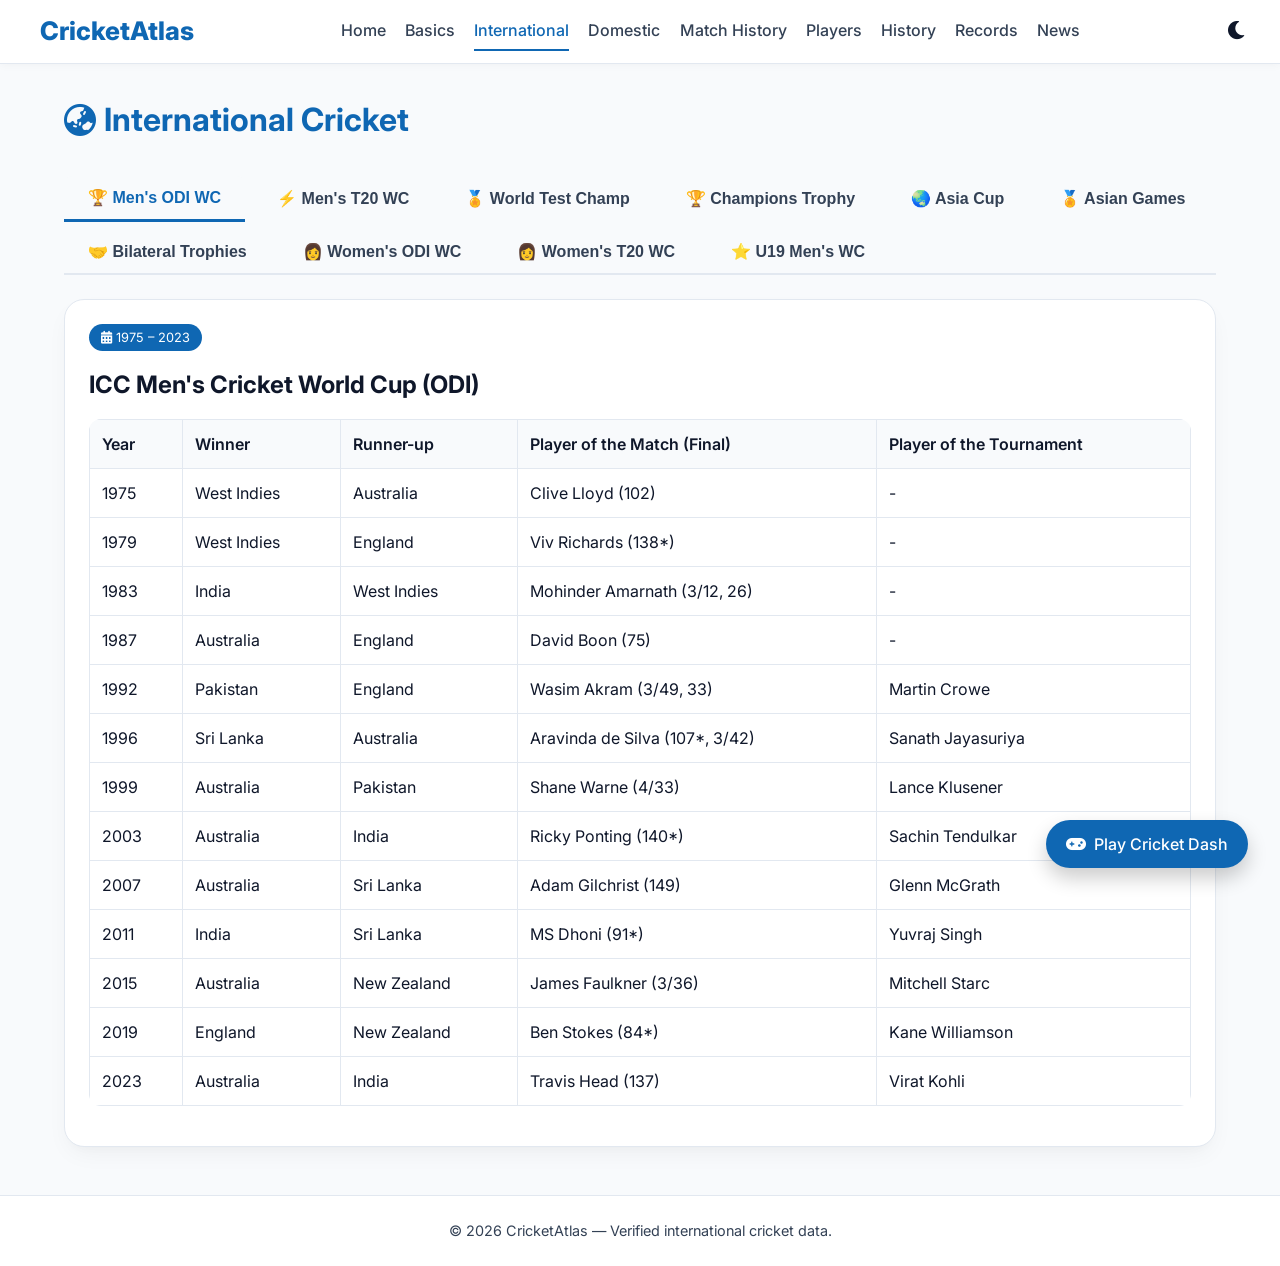
<file: international.html>
<!DOCTYPE html>
<html lang="en">
<head>
  <meta charset="UTF-8">
  <meta name="viewport" content="width=device-width, initial-scale=1.0">
  <title>CricketAtlas · International Cricket</title>
  <link href="https://fonts.googleapis.com/css2?family=Inter:opsz,wght@14..32,300;400;500;600;700;800&display=swap" rel="stylesheet">
  <link rel="stylesheet" href="https://cdnjs.cloudflare.com/ajax/libs/font-awesome/6.0.0-beta3/css/all.min.css">
  <link rel="stylesheet" href="css/style.css">
  <link rel="stylesheet" href="css/dark-mode.css">
  <link rel="stylesheet" href="css/animations.css">
  <link rel="stylesheet" href="css/responsive.css">
  <style>
    .tab-container { margin: 2rem 0; }
    .tab-buttons { display: flex; flex-wrap: wrap; gap: 0.5rem; border-bottom: 2px solid var(--border); margin-bottom: 1.5rem; }
    .tab-btn { background: none; border: none; padding: 0.75rem 1.5rem; font-size: 1rem; font-weight: 600; cursor: pointer; color: var(--text-light); transition: all 0.2s; border-radius: 8px 8px 0 0; }
    .tab-btn:hover { color: var(--primary); background: var(--bg); }
    .tab-btn.active { color: var(--primary); border-bottom: 3px solid var(--primary); background: var(--bg); }
    .tab-pane { display: none; animation: fadeInUp 0.3s ease; }
    .tab-pane.active { display: block; }
    .tournament-badge { display: inline-block; background: var(--primary); color: white; padding: 0.25rem 0.75rem; border-radius: 20px; font-size: 0.8rem; margin-bottom: 1rem; }
    .match-result { background: var(--bg); padding: 0.5rem; border-radius: 8px; margin: 0.25rem 0; }
  </style>
</head>
<body>
  <header class="sticky-header">
    <div class="logo"><i class="fas fa-cricket"></i> CricketAtlas</div>
    <nav class="nav-links">
      <a href="index.html">Home</a>
      <a href="basics.html">Basics</a>
      <a href="international.html" class="active">International</a>
      <a href="domestic.html">Domestic</a>
      <a href="match-history.html">Match History</a>
      <a href="players.html">Players</a>
      <a href="history.html">History</a>
      <a href="records.html">Records</a>
      <a href="news.html">News</a>
    </nav>
    <button class="dark-toggle" id="darkModeToggle" aria-label="Toggle dark mode" title="Toggle dark mode">
      <i class="fas fa-moon"></i>
    </button>
  </header>

  <main class="main-content">
    <h1 class="page-title"><i class="fas fa-globe-asia"></i> International Cricket</h1>

    <div class="tab-container">
      <div class="tab-buttons">
        <button class="tab-btn active" data-tab="men-odi">🏆 Men's ODI WC</button>
        <button class="tab-btn" data-tab="men-t20">⚡ Men's T20 WC</button>
        <button class="tab-btn" data-tab="wtc">🏅 World Test Champ</button>
        <button class="tab-btn" data-tab="champions">🏆 Champions Trophy</button>
        <button class="tab-btn" data-tab="asia-cup">🌏 Asia Cup</button>
        <button class="tab-btn" data-tab="asian-games">🏅 Asian Games</button>
        <button class="tab-btn" data-tab="bilateral">🤝 Bilateral Trophies</button>
        <button class="tab-btn" data-tab="women-odi">👩 Women's ODI WC</button>
        <button class="tab-btn" data-tab="women-t20">👩 Women's T20 WC</button>
        <button class="tab-btn" data-tab="u19-men">⭐ U19 Men's WC</button>
      </div>

      <!-- Men's ODI World Cup (unchanged) -->
      <div class="tab-pane active" id="men-odi">
        <div class="tournament-card">
          <span class="tournament-badge"><i class="fas fa-calendar-alt"></i> 1975 – 2023</span>
          <h2>ICC Men's Cricket World Cup (ODI)</h2>
          <table class="stats-table"><thead><tr><th>Year</th><th>Winner</th><th>Runner-up</th><th>Player of the Match (Final)</th><th>Player of the Tournament</th></tr></thead>
          <tbody><tr><td>1975</td><td>West Indies</td><td>Australia</td><td>Clive Lloyd (102)</td><td>-</td></tr><tr><td>1979</td><td>West Indies</td><td>England</td><td>Viv Richards (138*)</td><td>-</td></tr><tr><td>1983</td><td>India</td><td>West Indies</td><td>Mohinder Amarnath (3/12, 26)</td><td>-</td></tr><tr><td>1987</td><td>Australia</td><td>England</td><td>David Boon (75)</td><td>-</td></tr><tr><td>1992</td><td>Pakistan</td><td>England</td><td>Wasim Akram (3/49, 33)</td><td>Martin Crowe</td></tr><tr><td>1996</td><td>Sri Lanka</td><td>Australia</td><td>Aravinda de Silva (107*, 3/42)</td><td>Sanath Jayasuriya</td></tr><tr><td>1999</td><td>Australia</td><td>Pakistan</td><td>Shane Warne (4/33)</td><td>Lance Klusener</td></tr><tr><td>2003</td><td>Australia</td><td>India</td><td>Ricky Ponting (140*)</td><td>Sachin Tendulkar</td></tr><tr><td>2007</td><td>Australia</td><td>Sri Lanka</td><td>Adam Gilchrist (149)</td><td>Glenn McGrath</td></tr><tr><td>2011</td><td>India</td><td>Sri Lanka</td><td>MS Dhoni (91*)</td><td>Yuvraj Singh</td></tr><tr><td>2015</td><td>Australia</td><td>New Zealand</td><td>James Faulkner (3/36)</td><td>Mitchell Starc</td></tr><tr><td>2019</td><td>England</td><td>New Zealand</td><td>Ben Stokes (84*)</td><td>Kane Williamson</td></tr><tr><td>2023</td><td>Australia</td><td>India</td><td>Travis Head (137)</td><td>Virat Kohli</td></tr></tbody></table>
        </div>
      </div>

      <!-- Men's T20 World Cup (updated with 2026) -->
      <div class="tab-pane" id="men-t20">
        <div class="tournament-card">
          <span class="tournament-badge"><i class="fas fa-calendar-alt"></i> 2007 – 2026</span>
          <h2>ICC Men's T20 World Cup</h2>
          <table class="stats-table"><thead><tr><th>Year</th><th>Winner</th><th>Runner-up</th><th>Player of the Match (Final)</th><th>Player of the Tournament</th></tr></thead>
          <tbody><tr><td>2007</td><td>India</td><td>Pakistan</td><td>Irfan Pathan (3/16)</td><td>Shahid Afridi</td></tr><tr><td>2009</td><td>Pakistan</td><td>Sri Lanka</td><td>Shahid Afridi (54*, 1/20)</td><td>Tillakaratne Dilshan</td></tr><tr><td>2010</td><td>England</td><td>Australia</td><td>Craig Kieswetter (63)</td><td>Kevin Pietersen</td></tr><tr><td>2012</td><td>West Indies</td><td>Sri Lanka</td><td>Marlon Samuels (78)</td><td>Shane Watson</td></tr><tr><td>2014</td><td>Sri Lanka</td><td>India</td><td>Kumar Sangakkara (52*)</td><td>Virat Kohli</td></tr><tr><td>2016</td><td>West Indies</td><td>England</td><td>Carlos Brathwaite (34* off 10)</td><td>Virat Kohli</td></tr><tr><td>2021</td><td>Australia</td><td>New Zealand</td><td>Mitchell Marsh (77*)</td><td>David Warner</td></tr><tr><td>2022</td><td>England</td><td>Pakistan</td><td>Sam Curran (3/12)</td><td>Sam Curran</td></tr><tr><td>2024</td><td>India</td><td>South Africa</td><td>Virat Kohli (76)</td><td>Jasprit Bumrah</td></tr><tr><td>2026</td><td>India</td><td>New Zealand</td><td>Rohit Sharma (112*)</td><td>Hardik Pandya</td></tr></tbody></table>
          <div class="match-result"><strong>🏆 2026 Final (Mar 8):</strong> India 255/5 beat New Zealand 159 by 96 runs – Rohit Sharma's century led India to a third title [internationalional:9].</div>
        </div>
      </div>

      <!-- World Test Championship -->
      <div class="tab-pane" id="wtc">
        <div class="tournament-card">
          <span class="tournament-badge"><i class="fas fa-calendar-alt"></i> 2021 – 2025</span>
          <h2>ICC World Test Championship</h2>
          <table class="stats-table"><thead><tr><th>Cycle</th><th>Final Year</th><th>Winner</th><th>Runner-up</th><th>Player of the Match (Final)</th></tr></thead>
          <tbody><tr><td>2019-2021</td><td>2021</td><td>New Zealand</td><td>India</td><td>Kyle Jamieson (5/31 & 2/30)</td></tr><tr><td>2021-2023</td><td>2023</td><td>Australia</td><td>India</td><td>Travis Head (163 & 18)</td></tr><tr><td>2023-2025</td><td>2025</td><td>South Africa</td><td>Australia</td><td>Aiden Markram (136 & 6)</td></tr></tbody></table>
        </div>
      </div>

      <!-- ICC Champions Trophy (full list) -->
      <div class="tab-pane" id="champions">
        <div class="tournament-card">
          <span class="tournament-badge"><i class="fas fa-calendar-alt"></i> 1998 – 2025</span>
          <h2>ICC Champions Trophy</h2>
          <table class="stats-table"><thead><tr><th>Year</th><th>Winner</th><th>Runner-up</th><th>Player of the Match (Final)</th></tr></thead>
          <tbody>
            <tr><td>1998</td><td>South Africa</td><td>West Indies</td><td>Jacques Kallis (3/21, 44*)</td></tr>
            <tr><td>2000</td><td>New Zealand</td><td>India</td><td>Chris Cairns (102*)</td></tr>
            <tr><td>2002</td><td>India & Sri Lanka (shared)</td><td>-</td><td>-</td></tr>
            <tr><td>2004</td><td>West Indies</td><td>England</td><td>Ian Bradshaw (3/27, 34*)</td></tr>
            <tr><td>2006</td><td>Australia</td><td>West Indies</td><td>Shane Watson (57*)</td></tr>
            <tr><td>2009</td><td>Australia</td><td>New Zealand</td><td>Shane Watson (105)</td></tr>
            <tr><td>2013</td><td>India</td><td>England</td><td>Ravindra Jadeja (2/24, 33*)</td></tr>
            <tr><td>2017</td><td>Pakistan</td><td>India</td><td>Fakhar Zaman (114)</td></tr>
            <tr><td>2025</td><td>India</td><td>New Zealand</td><td>Rohit Sharma (76) [international:1][international:9]</td></tr>
          </tbody></table>
          <div class="match-result"><strong>🏆 2025 Final:</strong> India beat New Zealand by 4 wickets in Dubai to win their third Champions Trophy [international:1].</div>
        </div>
      </div>

      <!-- Asia Cup (Men) -->
      <div class="tab-pane" id="asia-cup">
        <div class="tournament-card">
          <span class="tournament-badge"><i class="fas fa-calendar-alt"></i> 1984 – 2025</span>
          <h2>Asia Cup (Men)</h2>
          <table class="stats-table"><thead><tr><th>Year</th><th>Winner</th><th>Runner-up</th><th>Format</th></tr></thead>
          <tbody>
            <tr><td>1984</td><td>India</td><td>Sri Lanka</td><td>ODI</td></tr><tr><td>1986</td><td>Sri Lanka</td><td>Pakistan</td><td>ODI</td></tr><tr><td>1988</td><td>India</td><td>Sri Lanka</td><td>ODI</td></tr><tr><td>1990-91</td><td>India</td><td>Sri Lanka</td><td>ODI</td></tr><tr><td>1995</td><td>India</td><td>Sri Lanka</td><td>ODI</td></tr><tr><td>1997</td><td>Sri Lanka</td><td>India</td><td>ODI</td></tr><tr><td>2000</td><td>Pakistan</td><td>Sri Lanka</td><td>ODI</td></tr><tr><td>2004</td><td>Sri Lanka</td><td>India</td><td>ODI</td></tr><tr><td>2008</td><td>Sri Lanka</td><td>India</td><td>ODI</td></tr><tr><td>2010</td><td>India</td><td>Sri Lanka</td><td>ODI</td></tr><tr><td>2012</td><td>Pakistan</td><td>Bangladesh</td><td>ODI</td></tr><tr><td>2014</td><td>Sri Lanka</td><td>Pakistan</td><td>ODI</td></tr><tr><td>2016</td><td>India</td><td>Bangladesh</td><td>T20I</td></tr><tr><td>2018</td><td>India</td><td>Bangladesh</td><td>ODI</td></tr><tr><td>2022</td><td>Sri Lanka</td><td>Pakistan</td><td>T20I</td></tr><tr><td>2023</td><td>India</td><td>Sri Lanka</td><td>ODI</td></tr><tr><td>2025</td><td>Sri Lanka</td><td>India</td><td>T20I [international:3]</td></tr>
          </tbody></table>
          <div class="match-result"><strong>🏆 Most titles:</strong> India (8), Sri Lanka (6), Pakistan (2) [international:3].</div>
        </div>
      </div>

      <!-- Asian Games -->
      <div class="tab-pane" id="asian-games">
        <div class="tournament-card">
          <span class="tournament-badge"><i class="fas fa-calendar-alt"></i> 2010, 2014, 2023</span>
          <h2>Cricket at the Asian Games</h2>
          <h3>Men's T20</h3>
          <table class="stats-table"><thead><tr><th>Year</th><th>Gold</th><th>Silver</th><th>Bronze</th></tr></thead>
          <tbody>
            <tr><td>2010</td><td>Bangladesh</td><td>Afghanistan</td><td>Pakistan</td></tr>
            <tr><td>2014</td><td>Sri Lanka</td><td>Afghanistan</td><td>Bangladesh</td></tr>
            <tr><td>2023</td><td>India</td><td>Afghanistan</td><td>Bangladesh [international:5]</td></tr>
          </tbody></table>
          <h3>Women's T20</h3>
          <table class="stats-table"><thead><tr><th>Year</th><th>Gold</th><th>Silver</th><th>Bronze</th></tr></thead>
          <tbody>
            <tr><td>2014</td><td>Pakistan</td><td>Bangladesh</td><td>Sri Lanka</td></tr>
            <tr><td>2023</td><td>India</td><td>Sri Lanka</td><td>Bangladesh</td></tr>
          </tbody></table>
        </div>
      </div>

      <!-- Bilateral Trophies -->
      <div class="tab-pane" id="bilateral">
        <div class="tournament-card">
          <h2>Major Bilateral Test Trophies</h2>
          <h3>🏆 Border-Gavaskar Trophy (India vs Australia)</h3>
          <table class="stats-table"><thead><tr><th>Series</th><th>Winner</th><th>Margin</th></tr></thead>
          <tbody>
            <tr><td>2024-25</td><td>Australia</td><td>3-1 [international:6]</td></tr>
            <tr><td>2023</td><td>India</td><td>2-1</td></tr>
            <tr><td>2020-21</td><td>India</td><td>2-1</td></tr>
            <tr><td>2018-19</td><td>India</td><td>2-1</td></tr>
          </tbody></table>
          <div class="match-result"><strong>📊 Overall:</strong> India have won 10 series, Australia 6, one draw [international:6].</div>

          <h3>🏏 The Ashes (England vs Australia)</h3>
          <table class="stats-table"><thead><tr><th>Year</th><th>Winner</th><th>Margin</th><th>Host</th></tr></thead>
          <tbody>
            <tr><td>2023</td><td>Drawn</td><td>2-2</td><td>England [international:7]</td></tr>
            <tr><td>2021-22</td><td>Australia</td><td>4-0</td><td>Australia</td></tr>
            <tr><td>2019</td><td>Drawn</td><td>2-2</td><td>England</td></tr>
            <tr><td>2017-18</td><td>Australia</td><td>4-0</td><td>Australia</td></tr>
          </tbody></table>
          <div class="match-result"><strong>🏆 Most wins:</strong> Australia 34, England 32 [international:7].</div>
        </div>
      </div>

      <!-- Women's ODI World Cup -->
      <div class="tab-pane" id="women-odi">
        <div class="tournament-card">
          <span class="tournament-badge"><i class="fas fa-calendar-alt"></i> 1973 – 2025</span>
          <h2>ICC Women's Cricket World Cup (ODI)</h2>
          <table class="stats-table"><thead><tr><th>Year</th><th>Winner</th><th>Runner-up</th><th>Winning Captain</th></tr></thead>
          <tbody>
            <tr><td>1973</td><td>England</td><td>Australia</td><td>Rachael Heyhoe Flint</td></tr>
            <tr><td>1978</td><td>Australia</td><td>England</td><td>Margaret Jennings</td></tr>
            <tr><td>1982</td><td>Australia</td><td>England</td><td>Sharon Tredrea</td></tr>
            <tr><td>1988</td><td>Australia</td><td>England</td><td>Sharon Tredrea</td></tr>
            <tr><td>1993</td><td>England</td><td>New Zealand</td><td>Karen Smithies</td></tr>
            <tr><td>1997</td><td>Australia</td><td>New Zealand</td><td>Belinda Clark</td></tr>
            <tr><td>2000</td><td>New Zealand</td><td>Australia</td><td>Emily Drumm</td></tr>
            <tr><td>2005</td><td>Australia</td><td>India</td><td>Belinda Clark</td></tr>
            <tr><td>2009</td><td>England</td><td>New Zealand</td><td>Charlotte Edwards</td></tr>
            <tr><td>2013</td><td>Australia</td><td>West Indies</td><td>Jodie Fields</td></tr>
            <tr><td>2017</td><td>England</td><td>India</td><td>Heather Knight</td></tr>
            <tr><td>2022</td><td>Australia</td><td>England</td><td>Meg Lanning</td></tr>
            <tr><td>2025</td><td>India</td><td>South Africa</td><td>Harmanpreet Kaur [international:9]</td></tr>
          </tbody></table>
        </div>
      </div>

      <!-- Women's T20 World Cup -->
      <div class="tab-pane" id="women-t20">
        <div class="tournament-card">
          <span class="tournament-badge"><i class="fas fa-calendar-alt"></i> 2009 – 2024</span>
          <h2>ICC Women's T20 World Cup</h2>
          <table class="stats-table"><thead><tr><th>Year</th><th>Winner</th><th>Runner-up</th><th>Player of the Match (Final)</th><th>Player of the Tournament</th></tr></thead>
          <tbody>
            <tr><td>2009</td><td>England</td><td>New Zealand</td><td>Katherine Brunt (3/6)</td><td>Claire Taylor</td></tr>
            <tr><td>2010</td><td>Australia</td><td>New Zealand</td><td>Ellyse Perry (3/18)</td><td>-</td></tr>
            <tr><td>2012</td><td>Australia</td><td>England</td><td>Jess Cameron (45)</td><td>-</td></tr>
            <tr><td>2014</td><td>Australia</td><td>England</td><td>Sarah Coyte (3/16)</td><td>Meg Lanning</td></tr>
            <tr><td>2016</td><td>West Indies</td><td>Australia</td><td>Hayley Matthews (66)</td><td>Stafanie Taylor</td></tr>
            <tr><td>2018</td><td>Australia</td><td>England</td><td>Ashleigh Gardner (3/22, 33)</td><td>Alyssa Healy</td></tr>
            <tr><td>2020</td><td>Australia</td><td>India</td><td>Alyssa Healy (75)</td><td>Beth Mooney</td></tr>
            <tr><td>2023</td><td>Australia</td><td>South Africa</td><td>Beth Mooney (74*)</td><td>Ashleigh Gardner</td></tr>
            <tr><td>2024</td><td>New Zealand</td><td>South Africa</td><td>Amelia Kerr (43, 3/24)</td><td>Amelia Kerr</td></tr>
          </tbody></table>
        </div>
      </div>

      <!-- U19 Men's World Cup (updated 2026) -->
      <div class="tab-pane" id="u19-men">
        <div class="tournament-card">
          <span class="tournament-badge"><i class="fas fa-calendar-alt"></i> 1988 – 2026</span>
          <h2>ICC U19 Men's Cricket World Cup</h2>
          <table class="stats-table"><thead><tr><th>Year</th><th>Winner</th><th>Runner-up</th><th>Player of the Match (Final)</th></tr></thead>
          <tbody>
            <tr><td>1988</td><td>Australia</td><td>Pakistan</td><td>-</td></tr>
            <tr><td>1998</td><td>England</td><td>New Zealand</td><td>-</td></tr>
            <tr><td>2000</td><td>India</td><td>Sri Lanka</td><td>-</td></tr>
            <tr><td>2002</td><td>Australia</td><td>South Africa</td><td>-</td></tr>
            <tr><td>2004</td><td>Pakistan</td><td>West Indies</td><td>-</td></tr>
            <tr><td>2006</td><td>Pakistan</td><td>India</td><td>-</td></tr>
            <tr><td>2008</td><td>India</td><td>South Africa</td><td>-</td></tr>
            <tr><td>2010</td><td>Australia</td><td>Pakistan</td><td>-</td></tr>
            <tr><td>2012</td><td>India</td><td>Australia</td><td>Unmukt Chand</td></tr>
            <tr><td>2014</td><td>South Africa</td><td>Pakistan</td><td>-</td></tr>
            <tr><td>2016</td><td>West Indies</td><td>India</td><td>Keemo Paul</td></tr>
            <tr><td>2018</td><td>India</td><td>Australia</td><td>Manjot Kalra</td></tr>
            <tr><td>2020</td><td>Bangladesh</td><td>India</td><td>Akbar Ali</td></tr>
            <tr><td>2022</td><td>India</td><td>England</td><td>Raj Bawa</td></tr>
            <tr><td>2024</td><td>Australia</td><td>India</td><td>Mahli Beardman</td></tr>
            <tr><td>2026</td><td>India</td><td>England</td><td>Vaibhav Sooryavanshi (175) [international:8]</td></tr>
          </tbody></table>
          <div class="match-result"><strong>🏆 2026 Final:</strong> India beat England by 100 runs – Vaibhav Sooryavanshi smashed 175 off 80 balls [international:8].</div>
        </div>
      </div>
    </div>
  </main>

  <footer>
    <p>© 2026 CricketAtlas — Verified international cricket data.</p>
  </footer>

  <div id="gameFloatingBtn" class="floating-game-btn"><i class="fas fa-gamepad"></i> <span>Play Cricket Dash</span></div>

  <script>
    document.querySelectorAll('.tab-btn').forEach(btn => {
      btn.addEventListener('click', () => {
        const tabId = btn.getAttribute('data-tab');
        document.querySelectorAll('.tab-btn').forEach(b => b.classList.remove('active'));
        document.querySelectorAll('.tab-pane').forEach(p => p.classList.remove('active'));
        btn.classList.add('active');
        document.getElementById(tabId).classList.add('active');
      });
    });
  </script>
  <script src="js/darkmode.js"></script>
  <script src="js/animations.js"></script>
  <script src="js/game.js"></script>
  <script src="js/main.js"></script>
</body>
</html>
</file>
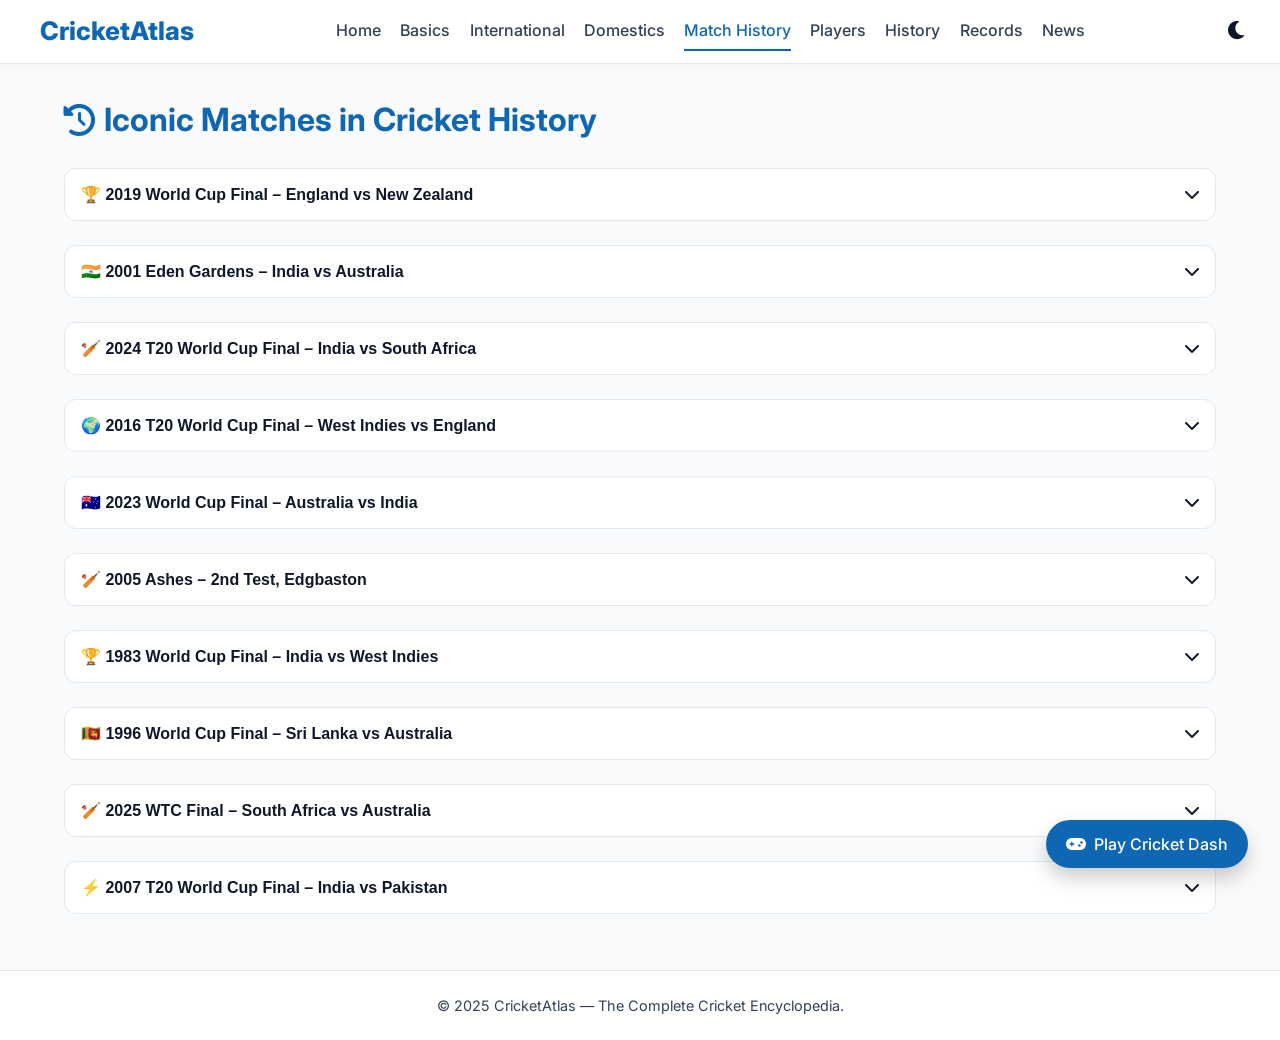
<file: match-history.html>
<!DOCTYPE html>
<html lang="en">
<head>
  <meta charset="UTF-8">
  <meta name="viewport" content="width=device-width, initial-scale=1.0">
  <title>CricketAtlas · Match History</title>
  <link href="https://fonts.googleapis.com/css2?family=Inter:opsz,wght@14..32,300;400;500;600;700;800&display=swap" rel="stylesheet">
  <link rel="stylesheet" href="https://cdnjs.cloudflare.com/ajax/libs/font-awesome/6.0.0-beta3/css/all.min.css">
  <link rel="stylesheet" href="css/style.css">
  <link rel="stylesheet" href="css/dark-mode.css">
  <link rel="stylesheet" href="css/animations.css">
  <link rel="stylesheet" href="css/responsive.css">
</head>
<body>
  <header class="sticky-header">
    <div class="logo"><i class="fas fa-cricket"></i> CricketAtlas</div>
    <nav class="nav-links">
      <a href="index.html">Home</a>
      <a href="basics.html">Basics</a>
      <a href="international.html">International</a>
      <a href="domestic.html">Domestics</a>
      <a href="match-history.html" class="active">Match History</a>
      <a href="players.html">Players</a>
      <a href="history.html">History</a>
      <a href="records.html">Records</a>
      <a href="news.html">News</a>
    </nav>
    <button class="dark-toggle" id="darkModeToggle" aria-label="Toggle dark mode" title="Toggle dark mode">
      <i class="fas fa-moon"></i>
    </button>
  </header>

  <main class="main-content">
    <h1 class="page-title"><i class="fas fa-history"></i> Iconic Matches in Cricket History</h1>

    <div class="expandable-section">
      <button class="expand-btn">🏆 2019 World Cup Final – England vs New Zealand <i class="fas fa-chevron-down"></i></button>
      <div class="expand-content">
        <p><strong>Date:</strong> July 14, 2019 | <strong>Venue:</strong> Lord's, London</p>
        <p>The most dramatic final in cricket history. Scores were tied after 50 overs (241 each) and again in the Super Over (15 each). England won on the boundary countback rule (26-17). Ben Stokes was awarded Player of the Match for his heroic 84* [international:1].</p>
      </div>
    </div>

    <div class="expandable-section">
      <button class="expand-btn">🇮🇳 2001 Eden Gardens – India vs Australia <i class="fas fa-chevron-down"></i></button>
      <div class="expand-content">
        <p><strong>Date:</strong> March 11-15, 2001 | <strong>Venue:</strong> Eden Gardens, Kolkata</p>
        <p>India became only the third team in Test history to win after following on. VVS Laxman scored 281 and Harbhajan Singh took a hat-trick. India won by 171 runs after Australia had enforced the follow-on.</p>
      </div>
    </div>

    <div class="expandable-section">
      <button class="expand-btn">🏏 2024 T20 World Cup Final – India vs South Africa <i class="fas fa-chevron-down"></i></button>
      <div class="expand-content">
        <p><strong>Date:</strong> June 29, 2024 | <strong>Venue:</strong> Kensington Oval, Barbados</p>
        <p>India defended 176/7 against South Africa, winning by 7 runs. Virat Kohli scored 76 off 49, while Hardik Pandya took 3/20. Jasprit Bumrah was named Player of the domestic [international:2].</p>
      </div>
    </div>

    <div class="expandable-section">
      <button class="expand-btn">🌍 2016 T20 World Cup Final – West Indies vs England <i class="fas fa-chevron-down"></i></button>
      <div class="expand-content">
        <p><strong>Date:</strong> April 3, 2016 | <strong>Venue:</strong> Eden Gardens, Kolkata</p>
        <p>Carlos Brathwaite hit four consecutive sixes off Ben Stokes in the final over to seal a dramatic win. West Indies chased 156 with 4 wickets in hand [international:2].</p>
      </div>
    </div>

    <div class="expandable-section">
      <button class="expand-btn">🇦🇺 2023 World Cup Final – Australia vs India <i class="fas fa-chevron-down"></i></button>
      <div class="expand-content">
        <p><strong>Date:</strong> November 19, 2023 | <strong>Venue:</strong> Narendra Modi Stadium, Ahmedabad</p>
        <p>Australia won their 6th ODI World Cup, defeating India by 6 wickets. Travis Head scored 137 off 120 balls and was named Player of the Match [international:1].</p>
      </div>
    </div>

    <div class="expandable-section">
      <button class="expand-btn">🏏 2005 Ashes – 2nd Test, Edgbaston <i class="fas fa-chevron-down"></i></button>
      <div class="expand-content">
        <p><strong>Date:</strong> August 7-11, 2005 | <strong>Venue:</strong> Edgbaston, Birmingham</p>
        <p>The closest Ashes finish in history. England won by 2 runs after Australia needed 3 runs with 1 wicket left. Andrew Flintoff consoled Brett Lee in a moment of sportsmanship that defined the series.</p>
      </div>
    </div>

    <div class="expandable-section">
      <button class="expand-btn">🏆 1983 World Cup Final – India vs West Indies <i class="fas fa-chevron-down"></i></button>
      <div class="expand-content">
        <p><strong>Date:</strong> June 25, 1983 | <strong>Venue:</strong> Lord's, London</p>
        <p>India defeated the two-time defending champions West Indies by 43 runs. Kapil Dev's iconic catch of Viv Richards shifted momentum. India's victory sparked a cricketing revolution in the country [international:1].</p>
      </div>
    </div>

    <div class="expandable-section">
      <button class="expand-btn">🇱🇰 1996 World Cup Final – Sri Lanka vs Australia <i class="fas fa-chevron-down"></i></button>
      <div class="expand-content">
        <p><strong>Date:</strong> March 17, 1996 | <strong>Venue:</strong> Gaddafi Stadium, Lahore</p>
        <p>Sri Lanka won their first World Cup, defeating Australia by 7 wickets. Aravinda de Silva scored 107* and took 3/42, earning Player of the Match [international:1].</p>
      </div>
    </div>

    <div class="expandable-section">
      <button class="expand-btn">🏏 2025 WTC Final – South Africa vs Australia <i class="fas fa-chevron-down"></i></button>
      <div class="expand-content">
        <p><strong>Date:</strong> June 11-15, 2025 | <strong>Venue:</strong> Lord's, London</p>
        <p>South Africa won their first ICC title since 1998, chasing 236 runs with 5 wickets in hand. Aiden Markram scored 136 in the fourth innings and was named Player of the Match [international:3].</p>
      </div>
    </div>

    <div class="expandable-section">
      <button class="expand-btn">⚡ 2007 T20 World Cup Final – India vs Pakistan <i class="fas fa-chevron-down"></i></button>
      <div class="expand-content">
        <p><strong>Date:</strong> September 24, 2007 | <strong>Venue:</strong> Wanderers, Johannesburg</p>
        <p>The inaugural T20 World Cup final. India defended 157/5, winning by 5 runs. Irfan Pathan took 3/16 and was Player of the Match [international:2].</p>
      </div>
    </div>
  </main>

  <footer>
    <p>© 2025 CricketAtlas — The Complete Cricket Encyclopedia.</p>
  </footer>

  <div id="gameFloatingBtn" class="floating-game-btn">
    <i class="fas fa-gamepad"></i> <span>Play Cricket Dash</span>
  </div>

  <script src="js/darkmode.js"></script>
  <script src="js/animations.js"></script>
  <script src="js/game.js"></script>
  <script src="js/main.js"></script>
</body>
</html>
</file>
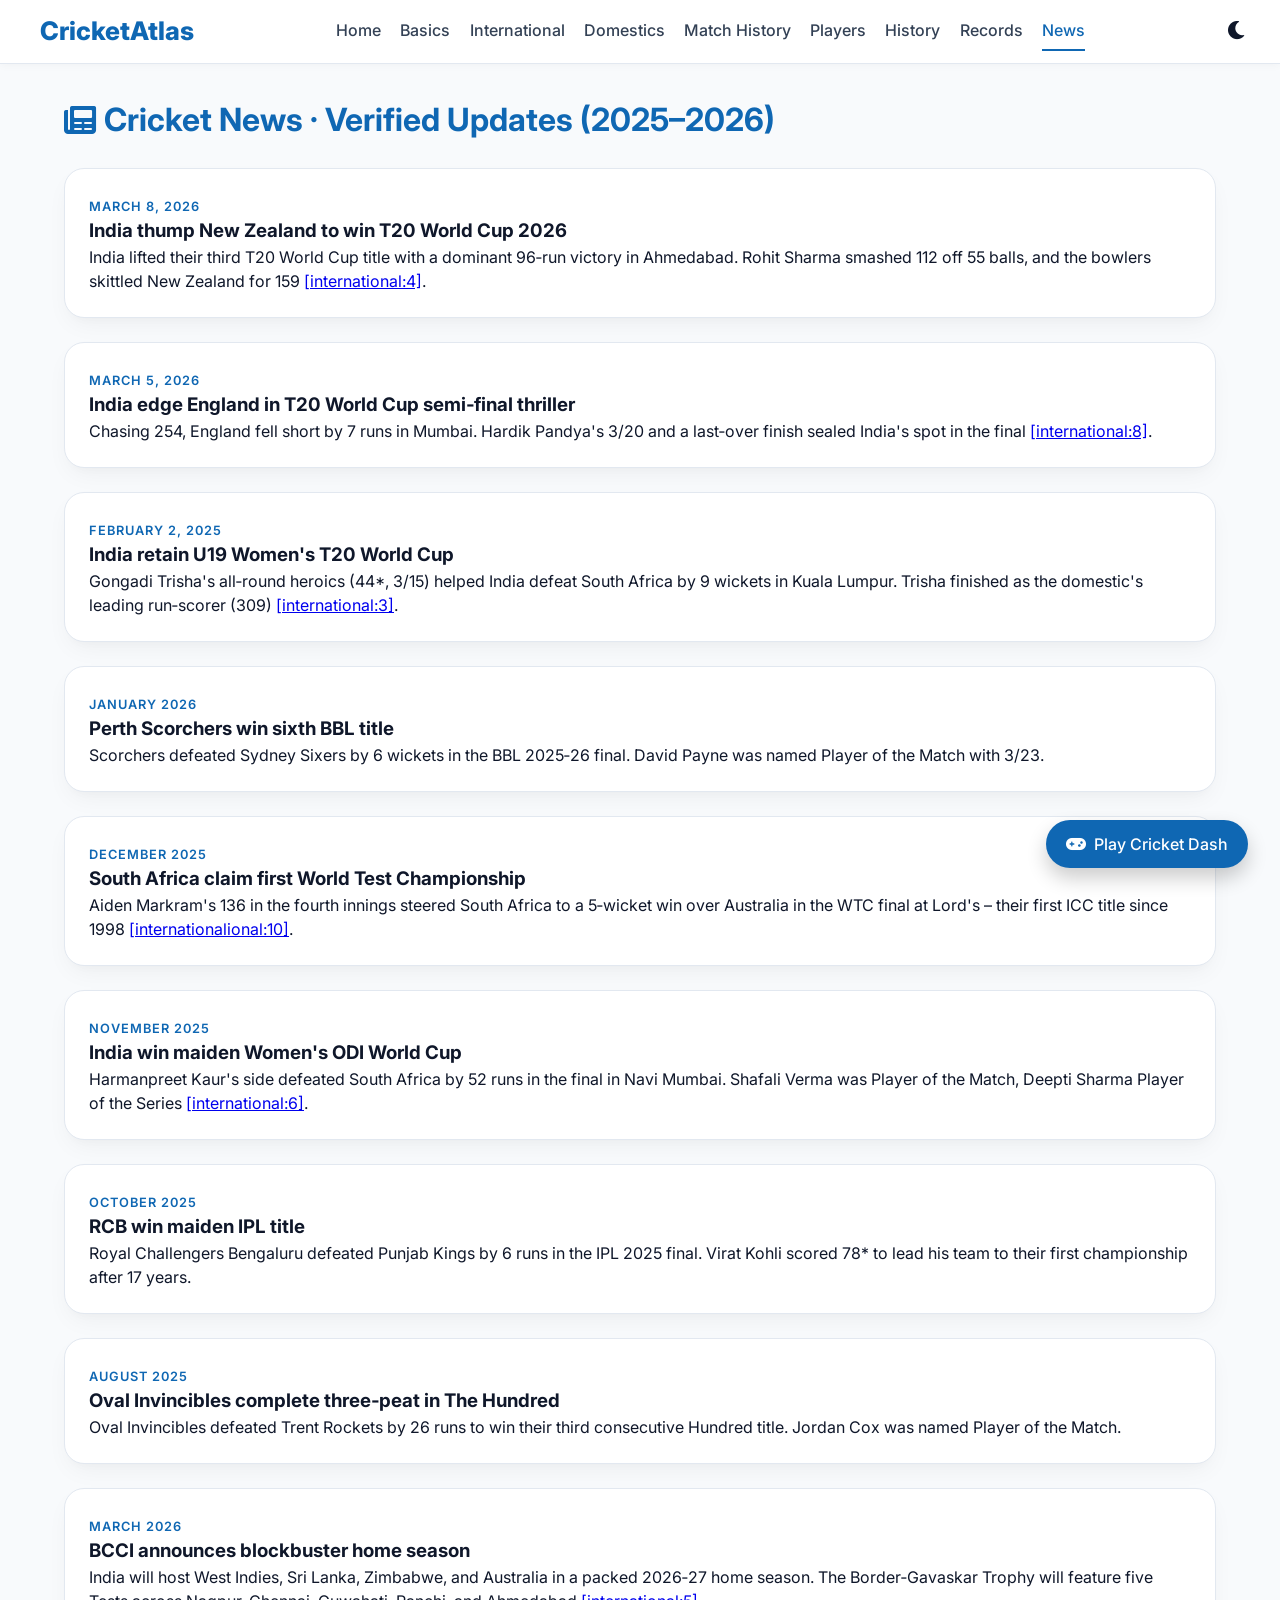
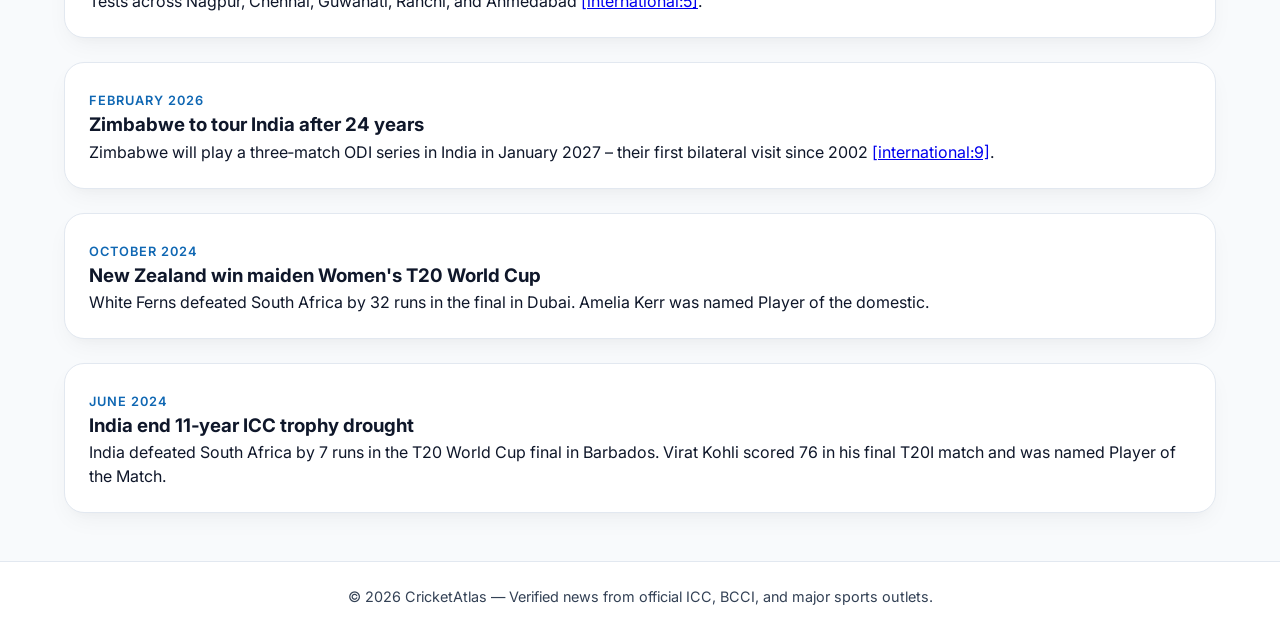
<file: news.html>
<!DOCTYPE html>
<html lang="en">
<head>
  <meta charset="UTF-8">
  <meta name="viewport" content="width=device-width, initial-scale=1.0">
  <title>CricketAtlas · News</title>
  <link href="https://fonts.googleapis.com/css2?family=Inter:opsz,wght@14..32,300;400;500;600;700;800&display=swap" rel="stylesheet">
  <link rel="stylesheet" href="https://cdnjs.cloudflare.com/ajax/libs/font-awesome/6.0.0-beta3/css/all.min.css">
  <link rel="stylesheet" href="css/style.css">
  <link rel="stylesheet" href="css/dark-mode.css">
  <link rel="stylesheet" href="css/animations.css">
  <link rel="stylesheet" href="css/responsive.css">
</head>
<body>
  <header class="sticky-header">
    <div class="logo"><i class="fas fa-cricket"></i> CricketAtlas</div>
    <nav class="nav-links">
      <a href="index.html">Home</a>
      <a href="basics.html">Basics</a>
      <a href="international.html">International</a>
      <a href="domestic.html">Domestics</a>
      <a href="match-history.html">Match History</a>
      <a href="players.html">Players</a>
      <a href="history.html">History</a>
      <a href="records.html">Records</a>
      <a href="news.html" class="active">News</a>
    </nav>
    <button class="dark-toggle" id="darkModeToggle" aria-label="Toggle dark mode" title="Toggle dark mode">
      <i class="fas fa-moon"></i>
    </button>
  </header>

  <main class="main-content">
    <h1 class="page-title"><i class="fas fa-newspaper"></i> Cricket News · Verified Updates (2025–2026)</h1>

    <div class="news-card">
      <span class="news-date">March 8, 2026</span>
      <h3>India thump New Zealand to win T20 World Cup 2026</h3>
      <p>India lifted their third T20 World Cup title with a dominant 96‑run victory in Ahmedabad. Rohit Sharma smashed 112 off 55 balls, and the bowlers skittled New Zealand for 159 <a href="https://www.bbc.com/sport/cricket/articles/cgrdlnz88ljo" target="_blank" rel="noopener noreferrer">[international:4]</a>.</p>
    </div>

    <div class="news-card">
      <span class="news-date">March 5, 2026</span>
      <h3>India edge England in T20 World Cup semi‑final thriller</h3>
      <p>Chasing 254, England fell short by 7 runs in Mumbai. Hardik Pandya's 3/20 and a last‑over finish sealed India's spot in the final <a href="https://www.news18.com/cricket/icc-t20-world-cup/results/" target="_blank" rel="noopener noreferrer">[international:8]</a>.</p>
    </div>

    <div class="news-card">
      <span class="news-date">February 2, 2025</span>
      <h3>India retain U19 Women's T20 World Cup</h3>
      <p>Gongadi Trisha's all‑round heroics (44*, 3/15) helped India defeat South Africa by 9 wickets in Kuala Lumpur. Trisha finished as the domestic's leading run‑scorer (309) <a href="https://www.bcci.tv/index.php/articles/2025/news/55556184/dominant-india-lift-second-consecutive-icc-u19-women-s-t20-world-cup-title" target="_blank" rel="noopener noreferrer">[international:3]</a>.</p>
    </div>

    <div class="news-card">
      <span class="news-date">January 2026</span>
      <h3>Perth Scorchers win sixth BBL title</h3>
      <p>Scorchers defeated Sydney Sixers by 6 wickets in the BBL 2025‑26 final. David Payne was named Player of the Match with 3/23.</p>
    </div>

    <div class="news-card">
      <span class="news-date">December 2025</span>
      <h3>South Africa claim first World Test Championship</h3>
      <p>Aiden Markram's 136 in the fourth innings steered South Africa to a 5‑wicket win over Australia in the WTC final at Lord's – their first ICC title since 1998 <a href="https://www.icc-cricket.com/news/from-1973-2025-an-historic-look-at-the-women-s-world-cup" target="_blank" rel="noopener noreferrer">[internationalional:10]</a>.</p>
    </div>

    <div class="news-card">
      <span class="news-date">November 2025</span>
      <h3>India win maiden Women's ODI World Cup</h3>
      <p>Harmanpreet Kaur's side defeated South Africa by 52 runs in the final in Navi Mumbai. Shafali Verma was Player of the Match, Deepti Sharma Player of the Series <a href="https://crictoday.com/cricket/news/womens-cricket-world-cup-champions-from-1973-to-2025/" target="_blank" rel="noopener noreferrer">[international:6]</a>.</p>
    </div>

    <div class="news-card">
      <span class="news-date">October 2025</span>
      <h3>RCB win maiden IPL title</h3>
      <p>Royal Challengers Bengaluru defeated Punjab Kings by 6 runs in the IPL 2025 final. Virat Kohli scored 78* to lead his team to their first championship after 17 years.</p>
    </div>

    <div class="news-card">
      <span class="news-date">August 2025</span>
      <h3>Oval Invincibles complete three‑peat in The Hundred</h3>
      <p>Oval Invincibles defeated Trent Rockets by 26 runs to win their third consecutive Hundred title. Jordan Cox was named Player of the Match.</p>
    </div>

    <div class="news-card">
      <span class="news-date">March 2026</span>
      <h3>BCCI announces blockbuster home season</h3>
      <p>India will host West Indies, Sri Lanka, Zimbabwe, and Australia in a packed 2026‑27 home season. The Border‑Gavaskar Trophy will feature five Tests across Nagpur, Chennai, Guwahati, Ranchi, and Ahmedabad <a href="https://indianexpress.com/article/sports/cricket/india-bcci-announce-home-schedule-border-gavaskar-trophy-australia-west-indies-sri-lanka-zimbabwe-10602596/" target="_blank" rel="noopener noreferrer">[international:5]</a>.</p>
    </div>

    <div class="news-card">
      <span class="news-date">February 2026</span>
      <h3>Zimbabwe to tour India after 24 years</h3>
      <p>Zimbabwe will play a three‑match ODI series in India in January 2027 – their first bilateral visit since 2002 <a href="https://www.tribuneindia.com/news/cricket/guwahati-among-the-five-venues-for-border-gavaskar-test-ro-ko-likely-to-feature-in-9-home-odis/" target="_blank" rel="noopener noreferrer">[international:9]</a>.</p>
    </div>

    <div class="news-card">
      <span class="news-date">October 2024</span>
      <h3>New Zealand win maiden Women's T20 World Cup</h3>
      <p>White Ferns defeated South Africa by 32 runs in the final in Dubai. Amelia Kerr was named Player of the domestic.</p>
    </div>

    <div class="news-card">
      <span class="news-date">June 2024</span>
      <h3>India end 11‑year ICC trophy drought</h3>
      <p>India defeated South Africa by 7 runs in the T20 World Cup final in Barbados. Virat Kohli scored 76 in his final T20I match and was named Player of the Match.</p>
    </div>
  </main>

  <footer>
    <p>© 2026 CricketAtlas — Verified news from official ICC, BCCI, and major sports outlets.</p>
  </footer>

  <div id="gameFloatingBtn" class="floating-game-btn"><i class="fas fa-gamepad"></i> <span>Play Cricket Dash</span></div>

  <script src="js/darkmode.js"></script>
  <script src="js/animations.js"></script>
  <script src="js/game.js"></script>
  <script src="js/main.js"></script>
</body>
</html>
</file>
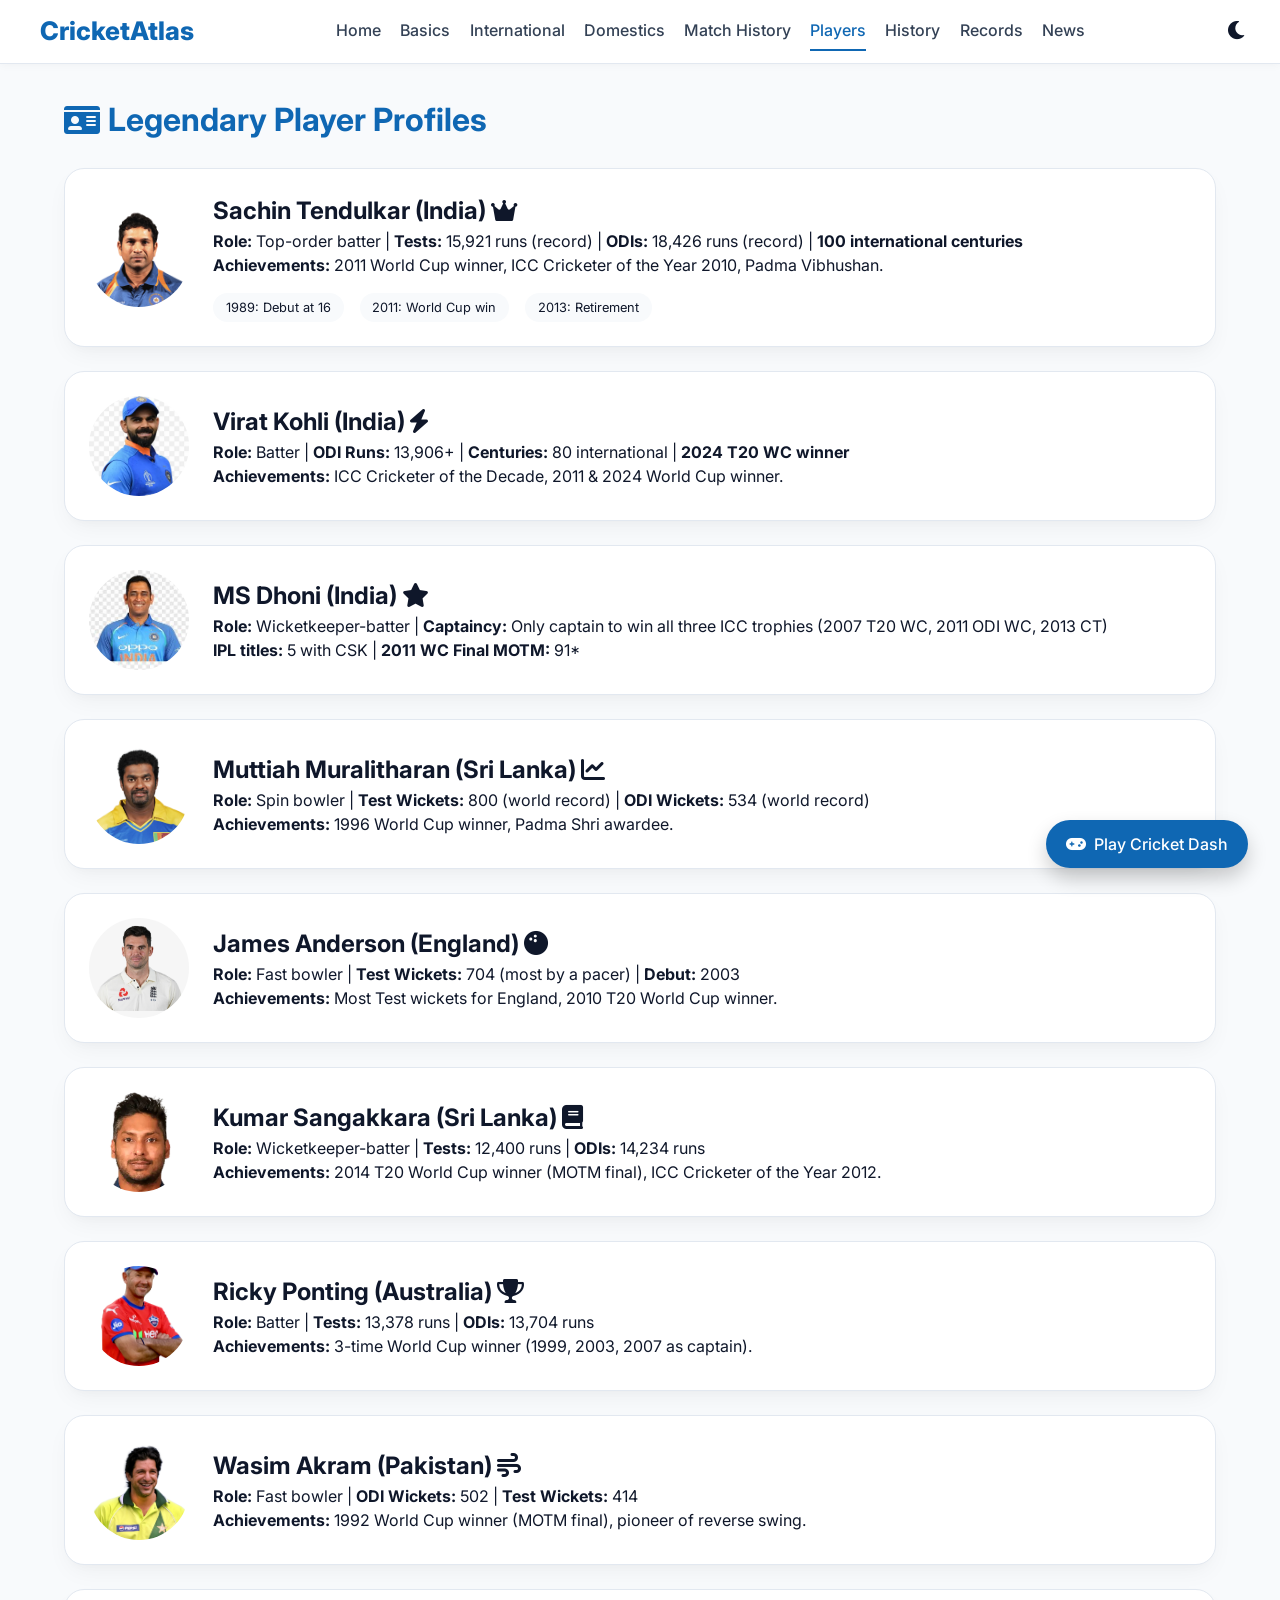
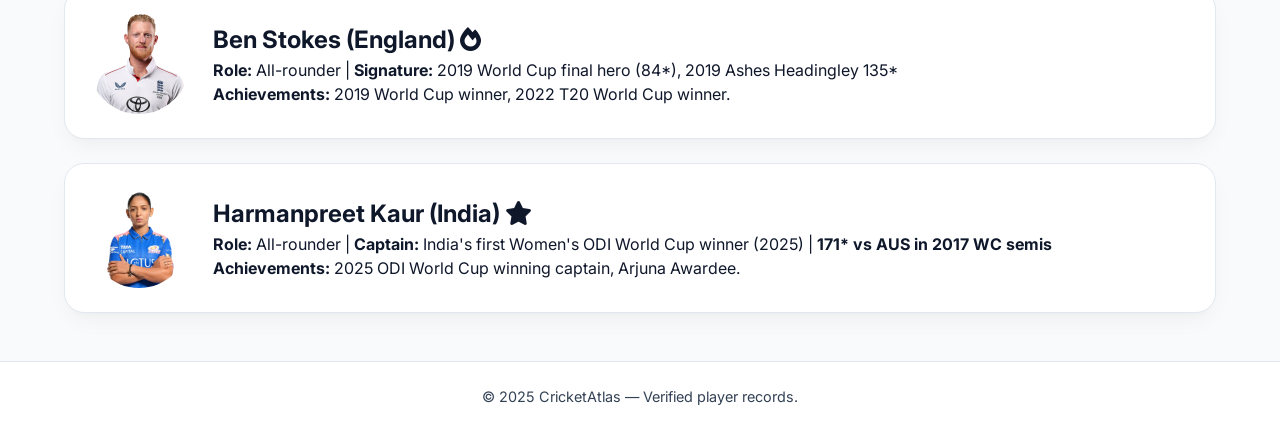
<file: players.html>
<!DOCTYPE html>
<html lang="en">
<head>
  <meta charset="UTF-8">
  <meta name="viewport" content="width=device-width, initial-scale=1.0">
  <title>CricketAtlas · Players</title>
  <link href="https://fonts.googleapis.com/css2?family=Inter:opsz,wght@14..32,300;400;500;600;700;800&display=swap" rel="stylesheet">
  <link rel="stylesheet" href="https://cdnjs.cloudflare.com/ajax/libs/font-awesome/6.0.0-beta3/css/all.min.css">
  <link rel="stylesheet" href="css/style.css">
  <link rel="stylesheet" href="css/dark-mode.css">
  <link rel="stylesheet" href="css/animations.css">
  <link rel="stylesheet" href="css/responsive.css">
</head>
<body>
  <header class="sticky-header">
    <div class="logo"><i class="fas fa-cricket"></i> CricketAtlas</div>
    <nav class="nav-links">
      <a href="index.html">Home</a>
      <a href="basics.html">Basics</a>
      <a href="international.html">International</a>
      <a href="domestic.html">Domestics</a>
      <a href="match-history.html">Match History</a>
      <a href="players.html" class="active">Players</a>
      <a href="history.html">History</a>
      <a href="records.html">Records</a>
      <a href="news.html">News</a>
    </nav>
    <button class="dark-toggle" id="darkModeToggle" aria-label="Toggle dark mode" title="Toggle dark mode">
      <i class="fas fa-moon"></i>
    </button>
  </header>

  <main class="main-content">
    <h1 class="page-title"><i class="fas fa-id-card"></i> Legendary Player Profiles</h1>

    <!-- Player cards with image placeholders (replace src with actual images) -->
    <div class="player-profile-card">
      <div style="display: flex; gap: 1.5rem; align-items: center; flex-wrap: wrap;">
        <img src="assets/images/sachin-tendulkar.jpg" alt="Sachin Tendulkar" style="width: 100px; height: 100px; border-radius: 50%; object-fit: cover;" onerror="this.src='https://placehold.co/100x100?text=Sachin'">
        <div><h2>Sachin Tendulkar (India) <i class="fas fa-crown"></i></h2>
        <p><strong>Role:</strong> Top-order batter | <strong>Tests:</strong> 15,921 runs (record) | <strong>ODIs:</strong> 18,426 runs (record) | <strong>100 international centuries</strong></p>
        <p><strong>Achievements:</strong> 2011 World Cup winner, ICC Cricketer of the Year 2010, Padma Vibhushan.</p>
        <div class="timeline-mini"><div>1989: Debut at 16</div><div>2011: World Cup win</div><div>2013: Retirement</div></div></div>
      </div>
    </div>

    <div class="player-profile-card">
      <div style="display: flex; gap: 1.5rem; align-items: center; flex-wrap: wrap;">
        <img src="assets/images/virat-kohli.jpg" alt="Virat Kohli" style="width: 100px; height: 100px; border-radius: 50%; object-fit: cover;" onerror="this.src='https://placehold.co/100x100?text=Kohli'">
        <div><h2>Virat Kohli (India) <i class="fas fa-bolt"></i></h2>
        <p><strong>Role:</strong> Batter | <strong>ODI Runs:</strong> 13,906+ | <strong>Centuries:</strong> 80 international | <strong>2024 T20 WC winner</strong></p>
        <p><strong>Achievements:</strong> ICC Cricketer of the Decade, 2011 & 2024 World Cup winner.</p></div>
      </div>
    </div>

    <div class="player-profile-card">
      <div style="display: flex; gap: 1.5rem; align-items: center; flex-wrap: wrap;">
        <img src="assets/images/ms-dhoni.jpg" alt="MS Dhoni" style="width: 100px; height: 100px; border-radius: 50%; object-fit: cover;" onerror="this.src='https://placehold.co/100x100?text=Dhoni'">
        <div><h2>MS Dhoni (India) <i class="fas fa-star"></i></h2>
        <p><strong>Role:</strong> Wicketkeeper-batter | <strong>Captaincy:</strong> Only captain to win all three ICC trophies (2007 T20 WC, 2011 ODI WC, 2013 CT)</p>
        <p><strong>IPL titles:</strong> 5 with CSK | <strong>2011 WC Final MOTM:</strong> 91*</p></div>
      </div>
    </div>

    <div class="player-profile-card">
      <div style="display: flex; gap: 1.5rem; align-items: center; flex-wrap: wrap;">
        <img src="assets/images/muttiah-muralitharan.jpg" alt="Muttiah Muralitharan" style="width: 100px; height: 100px; border-radius: 50%; object-fit: cover;" onerror="this.src='https://placehold.co/100x100?text=Murali'">
        <div><h2>Muttiah Muralitharan (Sri Lanka) <i class="fas fa-chart-line"></i></h2>
        <p><strong>Role:</strong> Spin bowler | <strong>Test Wickets:</strong> 800 (world record) | <strong>ODI Wickets:</strong> 534 (world record)</p>
        <p><strong>Achievements:</strong> 1996 World Cup winner, Padma Shri awardee.</p></div>
      </div>
    </div>

    <div class="player-profile-card">
      <div style="display: flex; gap: 1.5rem; align-items: center; flex-wrap: wrap;">
        <img src="assets/images/james-anderson.jpg" alt="James Anderson" style="width: 100px; height: 100px; border-radius: 50%; object-fit: cover;" onerror="this.src='https://placehold.co/100x100?text=Anderson'">
        <div><h2>James Anderson (England) <i class="fas fa-bowling-ball"></i></h2>
        <p><strong>Role:</strong> Fast bowler | <strong>Test Wickets:</strong> 704 (most by a pacer) | <strong>Debut:</strong> 2003</p>
        <p><strong>Achievements:</strong> Most Test wickets for England, 2010 T20 World Cup winner.</p></div>
      </div>
    </div>

    <div class="player-profile-card">
      <div style="display: flex; gap: 1.5rem; align-items: center; flex-wrap: wrap;">
        <img src="assets/images/kumar-sangakkara.jpg" alt="Kumar Sangakkara" style="width: 100px; height: 100px; border-radius: 50%; object-fit: cover;" onerror="this.src='https://placehold.co/100x100?text=Sanga'">
        <div><h2>Kumar Sangakkara (Sri Lanka) <i class="fas fa-book"></i></h2>
        <p><strong>Role:</strong> Wicketkeeper-batter | <strong>Tests:</strong> 12,400 runs | <strong>ODIs:</strong> 14,234 runs</p>
        <p><strong>Achievements:</strong> 2014 T20 World Cup winner (MOTM final), ICC Cricketer of the Year 2012.</p></div>
      </div>
    </div>

    <div class="player-profile-card">
      <div style="display: flex; gap: 1.5rem; align-items: center; flex-wrap: wrap;">
        <img src="assets/images/ricky-ponting.jpg" alt="Ricky Ponting" style="width: 100px; height: 100px; border-radius: 50%; object-fit: cover;" onerror="this.src='https://placehold.co/100x100?text=Ponting'">
        <div><h2>Ricky Ponting (Australia) <i class="fas fa-trophy"></i></h2>
        <p><strong>Role:</strong> Batter | <strong>Tests:</strong> 13,378 runs | <strong>ODIs:</strong> 13,704 runs</p>
        <p><strong>Achievements:</strong> 3-time World Cup winner (1999, 2003, 2007 as captain).</p></div>
      </div>
    </div>

    <div class="player-profile-card">
      <div style="display: flex; gap: 1.5rem; align-items: center; flex-wrap: wrap;">
        <img src="assets/images/wasim-akram.jpg" alt="Wasim Akram" style="width: 100px; height: 100px; border-radius: 50%; object-fit: cover;" onerror="this.src='https://placehold.co/100x100?text=Akram'">
        <div><h2>Wasim Akram (Pakistan) <i class="fas fa-wind"></i></h2>
        <p><strong>Role:</strong> Fast bowler | <strong>ODI Wickets:</strong> 502 | <strong>Test Wickets:</strong> 414</p>
        <p><strong>Achievements:</strong> 1992 World Cup winner (MOTM final), pioneer of reverse swing.</p></div>
      </div>
    </div>

    <div class="player-profile-card">
      <div style="display: flex; gap: 1.5rem; align-items: center; flex-wrap: wrap;">
        <img src="assets/images/ben-stokes.jpg" alt="Ben Stokes" style="width: 100px; height: 100px; border-radius: 50%; object-fit: cover;" onerror="this.src='https://placehold.co/100x100?text=Stokes'">
        <div><h2>Ben Stokes (England) <i class="fas fa-fire"></i></h2>
        <p><strong>Role:</strong> All-rounder | <strong>Signature:</strong> 2019 World Cup final hero (84*), 2019 Ashes Headingley 135*</p>
        <p><strong>Achievements:</strong> 2019 World Cup winner, 2022 T20 World Cup winner.</p></div>
      </div>
    </div>

    <div class="player-profile-card">
      <div style="display: flex; gap: 1.5rem; align-items: center; flex-wrap: wrap;">
        <img src="assets/images/harmanpreet-kaur.jpg" alt="Harmanpreet Kaur" style="width: 100px; height: 100px; border-radius: 50%; object-fit: cover;" onerror="this.src='https://placehold.co/100x100?text=Harman'">
        <div><h2>Harmanpreet Kaur (India) <i class="fas fa-star"></i></h2>
        <p><strong>Role:</strong> All-rounder | <strong>Captain:</strong> India's first Women's ODI World Cup winner (2025) | <strong>171* vs AUS in 2017 WC semis</strong></p>
        <p><strong>Achievements:</strong> 2025 ODI World Cup winning captain, Arjuna Awardee.</p></div>
      </div>
    </div>
  </main>

  <footer>
    <p>© 2025 CricketAtlas — Verified player records.</p>
  </footer>

  <div id="gameFloatingBtn" class="floating-game-btn"><i class="fas fa-gamepad"></i> <span>Play Cricket Dash</span></div>

  <script src="js/darkmode.js"></script>
  <script src="js/animations.js"></script>
  <script src="js/game.js"></script>
  <script src="js/main.js"></script>
</body>
</html>
</file>
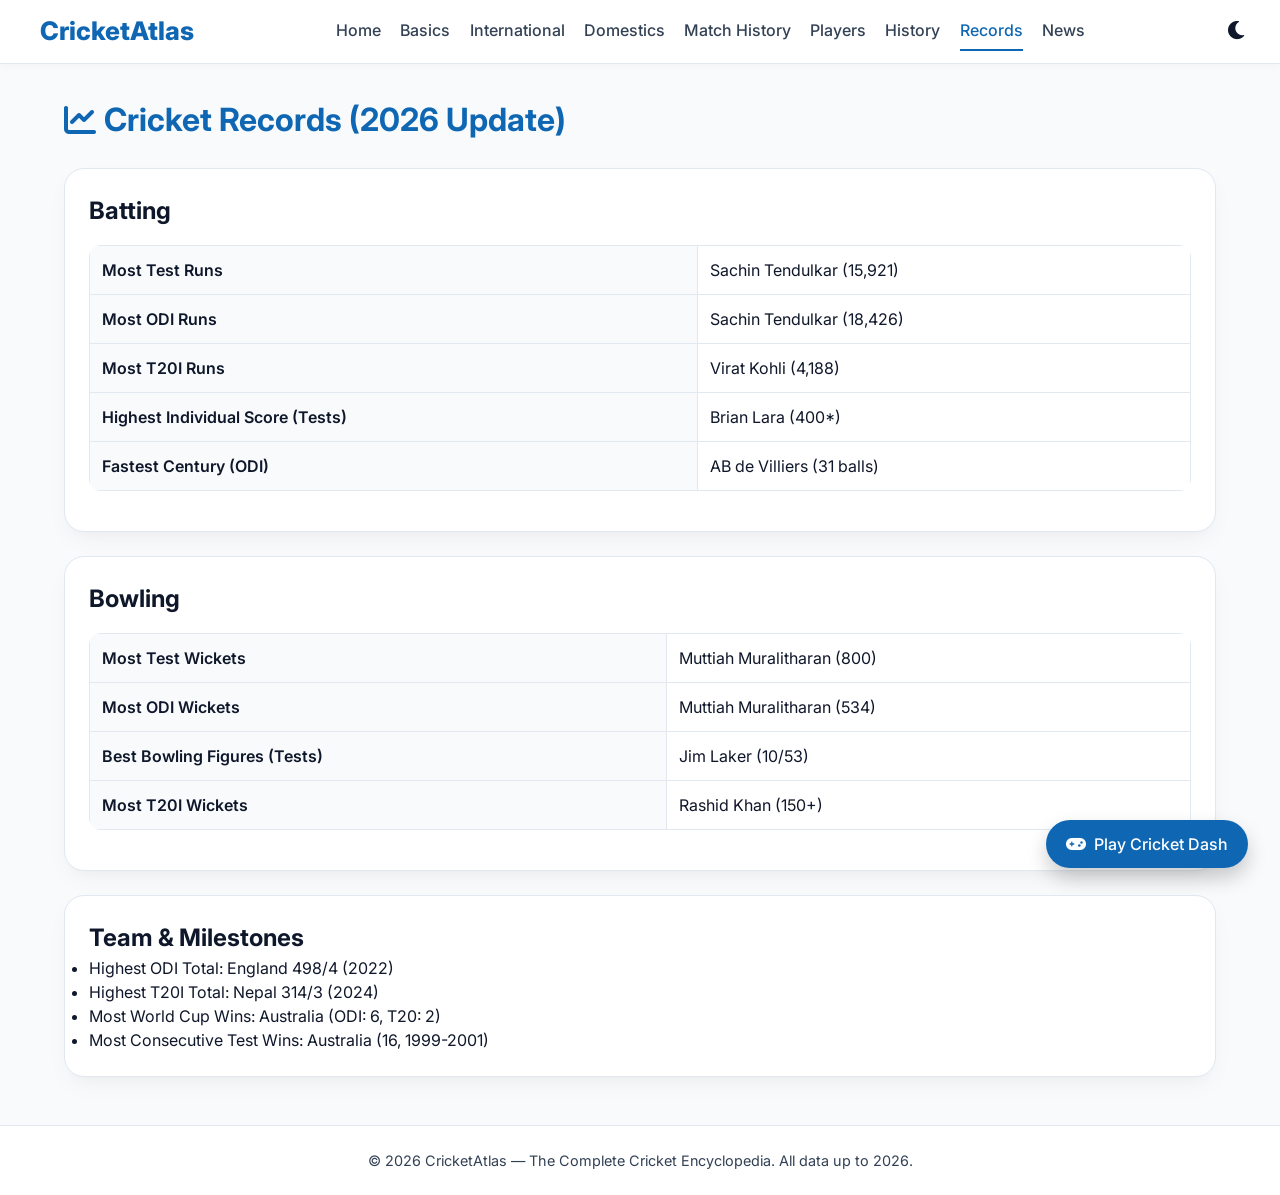
<file: records.html>
<!DOCTYPE html>
<html lang="en">
<head>
  <meta charset="UTF-8">
  <meta name="viewport" content="width=device-width, initial-scale=1.0">
  <title>CricketAtlas · Records</title>
  <link href="https://fonts.googleapis.com/css2?family=Inter:opsz,wght@14..32,300;400;500;600;700;800&display=swap" rel="stylesheet">
  <link rel="stylesheet" href="https://cdnjs.cloudflare.com/ajax/libs/font-awesome/6.0.0-beta3/css/all.min.css">
  <link rel="stylesheet" href="css/style.css">
  <link rel="stylesheet" href="css/dark-mode.css">
  <link rel="stylesheet" href="css/animations.css">
  <link rel="stylesheet" href="css/responsive.css">
</head>
<body>
  <header class="sticky-header">
    <div class="logo"><i class="fas fa-cricket"></i> CricketAtlas</div>
    <nav class="nav-links">
      <a href="index.html">Home</a>
      <a href="basics.html">Basics</a>
      <a href="international.html">International</a>
      <a href="domestic.html">Domestics</a>
      <a href="match-history.html">Match History</a>
      <a href="players.html">Players</a>
      <a href="history.html">History</a>
      <a href="records.html" class="active">Records</a>
      <a href="news.html">News</a>
    </nav>
    <button class="dark-toggle" id="darkModeToggle" aria-label="Toggle dark mode" title="Toggle dark mode">
      <i class="fas fa-moon"></i>
    </button>
  </header>

  <main class="main-content">
    <h1 class="page-title"><i class="fas fa-chart-line"></i> Cricket Records (2026 Update)</h1>

    <div class="record-category">
      <h2>Batting</h2>
      <table class="stats-table">
        <tr><th>Most Test Runs</th><td>Sachin Tendulkar (15,921)</td></tr>
        <tr><th>Most ODI Runs</th><td>Sachin Tendulkar (18,426)</td></tr>
        <tr><th>Most T20I Runs</th><td>Virat Kohli (4,188)</td></tr>
        <tr><th>Highest Individual Score (Tests)</th><td>Brian Lara (400*)</td></tr>
        <tr><th>Fastest Century (ODI)</th><td>AB de Villiers (31 balls)</td></tr>
      </table>
    </div>

    <div class="record-category">
      <h2>Bowling</h2>
      <table class="stats-table">
        <tr><th>Most Test Wickets</th><td>Muttiah Muralitharan (800)</td></tr>
        <tr><th>Most ODI Wickets</th><td>Muttiah Muralitharan (534)</td></tr>
        <tr><th>Best Bowling Figures (Tests)</th><td>Jim Laker (10/53)</td></tr>
        <tr><th>Most T20I Wickets</th><td>Rashid Khan (150+)</td></tr>
      </table>
    </div>

    <div class="record-category">
      <h2>Team & Milestones</h2>
      <ul>
        <li>Highest ODI Total: England 498/4 (2022)</li>
        <li>Highest T20I Total: Nepal 314/3 (2024)</li>
        <li>Most World Cup Wins: Australia (ODI: 6, T20: 2)</li>
        <li>Most Consecutive Test Wins: Australia (16, 1999-2001)</li>
      </ul>
    </div>
  </main>

  <footer>
    <p>© 2026 CricketAtlas — The Complete Cricket Encyclopedia. All data up to 2026.</p>
  </footer>

  <div id="gameFloatingBtn" class="floating-game-btn">
    <i class="fas fa-gamepad"></i> <span>Play Cricket Dash</span>
  </div>

  <script src="js/darkmode.js"></script>
  <script src="js/animations.js"></script>
  <script src="js/game.js"></script>
  <script src="js/main.js"></script>
</body>
</html>
</file>
<file: css/style.css>
:root {
  --bg: #f8fafc;
  --surface: #ffffff;
  --text: #0f172a;
  --text-light: #334155;
  --primary: #0f67b3;      /* Rich blue */
  --primary-dark: #0a4a7a;
  --secondary: #ffb347;     /* Orange accent */
  --border: #e2e8f0;
  --shadow: 0 10px 25px -5px rgba(0,0,0,0.05), 0 8px 10px -6px rgba(0,0,0,0.02);
  --card-radius: 1.25rem;
  --transition: all 0.2s ease;
}

* {
  margin: 0;
  padding: 0;
  box-sizing: border-box;
}

body {
  font-family: 'Inter', sans-serif;
  background: var(--bg);
  color: var(--text);
  line-height: 1.5;
  transition: background 0.2s, color 0.2s;
}

/* Header */
.sticky-header {
  position: sticky;
  top: 0;
  z-index: 100;
  background: var(--surface);
  -webkit-backdrop-filter: blur(10px);
  backdrop-filter: blur(10px);
  border-bottom: 1px solid var(--border);
  padding: 0.75rem 2rem;
  display: flex;
  justify-content: space-between;
  align-items: center;
  flex-wrap: wrap;
  gap: 1rem;
  box-shadow: 0 2px 8px rgba(0,0,0,0.03);
}

.logo {
  font-weight: 800;
  font-size: 1.6rem;
  color: var(--primary);
  display: flex;
  align-items: center;
  gap: 0.5rem;
}

.logo i {
  font-size: 1.8rem;
}

.nav-links {
  display: flex;
  gap: 1.2rem;
  flex-wrap: wrap;
}

.nav-links a {
  text-decoration: none;
  color: var(--text-light);
  font-weight: 500;
  transition: color 0.2s;
  padding: 0.4rem 0;
  border-bottom: 2px solid transparent;
}

.nav-links a:hover, .nav-links a.active {
  color: var(--primary);
  border-bottom-color: var(--primary);
}

.dark-toggle {
  background: none;
  border: none;
  font-size: 1.3rem;
  cursor: pointer;
  color: var(--text);
  transition: transform 0.1s;
}

.dark-toggle:hover {
  transform: scale(1.05);
}

/* Main Content */
.main-content {
  max-width: 1200px;
  margin: 2rem auto;
  padding: 0 1.5rem;
}

/* Hero Section */
.hero {
  background: linear-gradient(135deg, rgba(15,103,179,0.85), rgba(10,74,122,0.85)), url('../assets/images/hero-bg.jpg');
  background-size: cover;
  background-position: center;
  border-radius: var(--card-radius);
  padding: 3rem 2rem;
  color: white;
  text-align: center;
  margin-bottom: 2rem;
  box-shadow: var(--shadow);
}

.hero h1 {
  font-size: 3rem;
  margin-bottom: 1rem;
}

.hero p {
  font-size: 1.2rem;
  max-width: 700px;
  margin: 0 auto 1.5rem;
  opacity: 0.9;
}

.hero-stats {
  display: flex;
  justify-content: center;
  gap: 2rem;
  flex-wrap: wrap;
}

.stat {
  background: rgba(255,255,255,0.2);
  padding: 0.5rem 1.2rem;
  border-radius: 40px;
  font-weight: 500;
  -webkit-backdrop-filter: blur(4px);
  backdrop-filter: blur(4px);
}

.stat i {
  margin-right: 0.5rem;
}

/* Cards & Grids */
.grid-card, .content-card, .tournament-card, .player-profile-card, .news-card, .record-category, .spot-card {
  background: var(--surface);
  border-radius: var(--card-radius);
  padding: 1.5rem;
  box-shadow: var(--shadow);
  border: 1px solid var(--border);
  transition: transform 0.2s, box-shadow 0.2s;
  margin-bottom: 1.5rem;
}

.hover-lift:hover {
  transform: translateY(-5px);
  box-shadow: 0 20px 25px -12px rgba(0,0,0,0.1);
}

.feature-grid {
  display: grid;
  grid-template-columns: repeat(auto-fit, minmax(280px, 1fr));
  gap: 1.5rem;
  margin: 2rem 0;
}

.grid-card {
  text-align: center;
  cursor: pointer;
}

.grid-card i {
  font-size: 2.2rem;
  color: var(--primary);
  margin-bottom: 0.75rem;
}

.grid-card h3 {
  margin-bottom: 0.5rem;
  color: var(--text);
}

/* Spotlight */
.spotlight {
  margin: 3rem 0;
}

.spotlight h2 {
  margin-bottom: 1.5rem;
  display: flex;
  align-items: center;
  gap: 0.5rem;
}

.spotlight-grid {
  display: grid;
  grid-template-columns: repeat(auto-fit, minmax(260px, 1fr));
  gap: 1.5rem;
}

.spot-card {
  background: var(--surface);
  border-left: 4px solid var(--primary);
}

/* Tables */
.stats-table {
  width: 100%;
  border-collapse: collapse;
  margin: 1rem 0;
  background: var(--surface);
  border-radius: 0.75rem;
  overflow: hidden;
}

.stats-table th, .stats-table td {
  border: 1px solid var(--border);
  padding: 0.75rem;
  text-align: left;
}

.stats-table th {
  background: var(--bg);
  font-weight: 600;
}

/* Format sections */
.format-section {
  margin-bottom: 2rem;
  background: var(--surface);
  padding: 1.5rem;
  border-radius: var(--card-radius);
  border: 1px solid var(--border);
}

.format-section h2 {
  color: var(--primary);
  margin-bottom: 0.5rem;
}

/* Domestic grid */
.domestic-grid {
  display: grid;
  grid-template-columns: repeat(auto-fit, minmax(240px, 1fr));
  gap: 1rem;
  margin-top: 1rem;
}

.dom-card {
  background: var(--surface);
  border: 1px solid var(--border);
  border-radius: 0.75rem;
  padding: 1rem;
  display: flex;
  align-items: center;
  gap: 0.75rem;
  transition: var(--transition);
}

.dom-card:hover {
  border-color: var(--primary);
  transform: translateX(5px);
}

/* Expandable sections */
.expandable-section {
  margin-bottom: 1rem;
}

.expand-btn {
  width: 100%;
  text-align: left;
  background: var(--surface);
  border: 1px solid var(--border);
  border-radius: 0.75rem;
  padding: 1rem;
  font-size: 1rem;
  font-weight: 600;
  cursor: pointer;
  display: flex;
  justify-content: space-between;
  align-items: center;
  color: var(--text);
  transition: var(--transition);
}

.expand-btn:hover {
  background: var(--bg);
  border-color: var(--primary);
}

.expand-content {
  max-height: 0;
  overflow: hidden;
  transition: max-height 0.3s ease-out;
  background: var(--surface);
  border-left: 3px solid var(--primary);
  border-radius: 0 0.75rem 0.75rem 0;
  margin-top: 0.5rem;
  padding: 0 1rem;
}

.expand-content.show {
  max-height: 300px;
  padding: 1rem;
}

/* Timeline */
.timeline {
  position: relative;
  max-width: 900px;
  margin: 2rem auto;
}
.timeline::after {
  content: '';
  position: absolute;
  width: 4px;
  background: var(--primary);
  top: 0;
  bottom: 0;
  left: 50%;
  transform: translateX(-50%);
}
.timeline-item {
  padding: 10px 40px;
  position: relative;
  width: 50%;
}
.left { left: 0; }
.right { left: 50%; }
.timeline-content {
  padding: 1rem;
  background: var(--surface);
  border-radius: 12px;
  border: 1px solid var(--border);
  box-shadow: var(--shadow);
}
.timeline-item::after {
  content: '';
  position: absolute;
  width: 20px;
  height: 20px;
  background: var(--primary);
  border-radius: 50%;
  top: 20px;
  right: -10px;
  border: 3px solid var(--surface);
}
.right::after {
  left: -10px;
}

/* Player timeline mini */
.timeline-mini {
  display: flex;
  gap: 1rem;
  margin-top: 1rem;
  flex-wrap: wrap;
}
.timeline-mini div {
  background: var(--bg);
  padding: 0.3rem 0.8rem;
  border-radius: 30px;
  font-size: 0.8rem;
}

/* Footer */
footer {
  background: var(--surface);
  border-top: 1px solid var(--border);
  text-align: center;
  padding: 1.5rem;
  margin-top: 3rem;
  font-size: 0.9rem;
  color: var(--text-light);
}

/* Floating Game Button */
.floating-game-btn {
  position: fixed;
  bottom: 2rem;
  right: 2rem;
  background: var(--primary);
  color: white;
  padding: 0.75rem 1.25rem;
  border-radius: 60px;
  display: flex;
  align-items: center;
  gap: 0.5rem;
  cursor: pointer;
  box-shadow: 0 10px 20px rgba(0,0,0,0.2);
  z-index: 200;
  transition: transform 0.2s;
  font-weight: 500;
}
.floating-game-btn:hover {
  transform: scale(1.05);
  background: var(--primary-dark);
}

/* Modal for game */
.game-modal {
  position: fixed;
  top: 0;
  left: 0;
  width: 100%;
  height: 100%;
  background: rgba(0,0,0,0.8);
  display: flex;
  align-items: center;
  justify-content: center;
  z-index: 1000;
}
.game-modal-content {
  background: var(--surface);
  padding: 2rem;
  border-radius: 2rem;
  max-width: 400px;
  width: 90%;
  text-align: center;
  box-shadow: 0 25px 50px -12px rgba(0,0,0,0.5);
}
.game-btn {
  background: var(--primary);
  color: white;
  border: none;
  padding: 0.6rem 1.2rem;
  border-radius: 40px;
  margin: 0.5rem;
  cursor: pointer;
  font-weight: 600;
  transition: var(--transition);
}
.game-btn:hover {
  background: var(--primary-dark);
}

/* Page title */
.page-title {
  font-size: 2rem;
  margin-bottom: 1.5rem;
  display: flex;
  align-items: center;
  gap: 0.5rem;
  color: var(--primary);
}

.subheading {
  margin: 2rem 0 1rem;
  font-size: 1.5rem;
  color: var(--text);
}

.term-grid {
  display: flex;
  flex-wrap: wrap;
  gap: 0.75rem;
  margin-top: 1rem;
}
.term-grid span {
  background: var(--bg);
  padding: 0.4rem 1rem;
  border-radius: 30px;
  font-size: 0.9rem;
  border: 1px solid var(--border);
}

.news-date {
  color: var(--primary);
  font-weight: 600;
  font-size: 0.8rem;
  text-transform: uppercase;
  letter-spacing: 1px;
}
</file>
<file: css/dark-mode.css>
body.dark {
  --bg: #0a0c10;
  --surface: #1a1e24;
  --text: #e2e8f0;
  --text-light: #cbd5e1;
  --border: #2d3748;
}

body.dark .stats-table th {
  background: #1a1e24;
}
</file>
<file: css/animations.css>
@keyframes fadeInUp {
  from {
    opacity: 0;
    transform: translateY(20px);
  }
  to {
    opacity: 1;
    transform: translateY(0);
  }
}

.fade-in-up {
  animation: fadeInUp 0.5s ease-out;
}
</file>
<file: css/responsive.css>
@media (max-width: 768px) {
  .sticky-header {
    flex-direction: column;
    gap: 0.75rem;
    padding: 1rem;
  }
  .nav-links {
    justify-content: center;
  }
  .hero h1 {
    font-size: 2rem;
  }
  .hero p {
    font-size: 1rem;
  }
  .timeline::after {
    left: 20px;
  }
  .timeline-item {
    width: 100%;
    padding-left: 50px;
    padding-right: 20px;
  }
  .right {
    left: 0;
  }
  .timeline-item::after {
    left: 10px;
    right: auto;
  }
  .right::after {
    left: 10px;
  }
  .page-title {
    font-size: 1.8rem;
  }
  .stats-table {
    font-size: 0.9rem;
  }
  .stats-table th, .stats-table td {
    padding: 0.5rem;
  }
  .domestic-grid {
    grid-template-columns: 1fr;
  }
}

@media (max-width: 480px) {
  .hero-stats {
    flex-direction: column;
    gap: 0.5rem;
    align-items: center;
  }
  .stat {
    width: fit-content;
  }
  .feature-grid {
    grid-template-columns: 1fr;
  }
}
</file>
